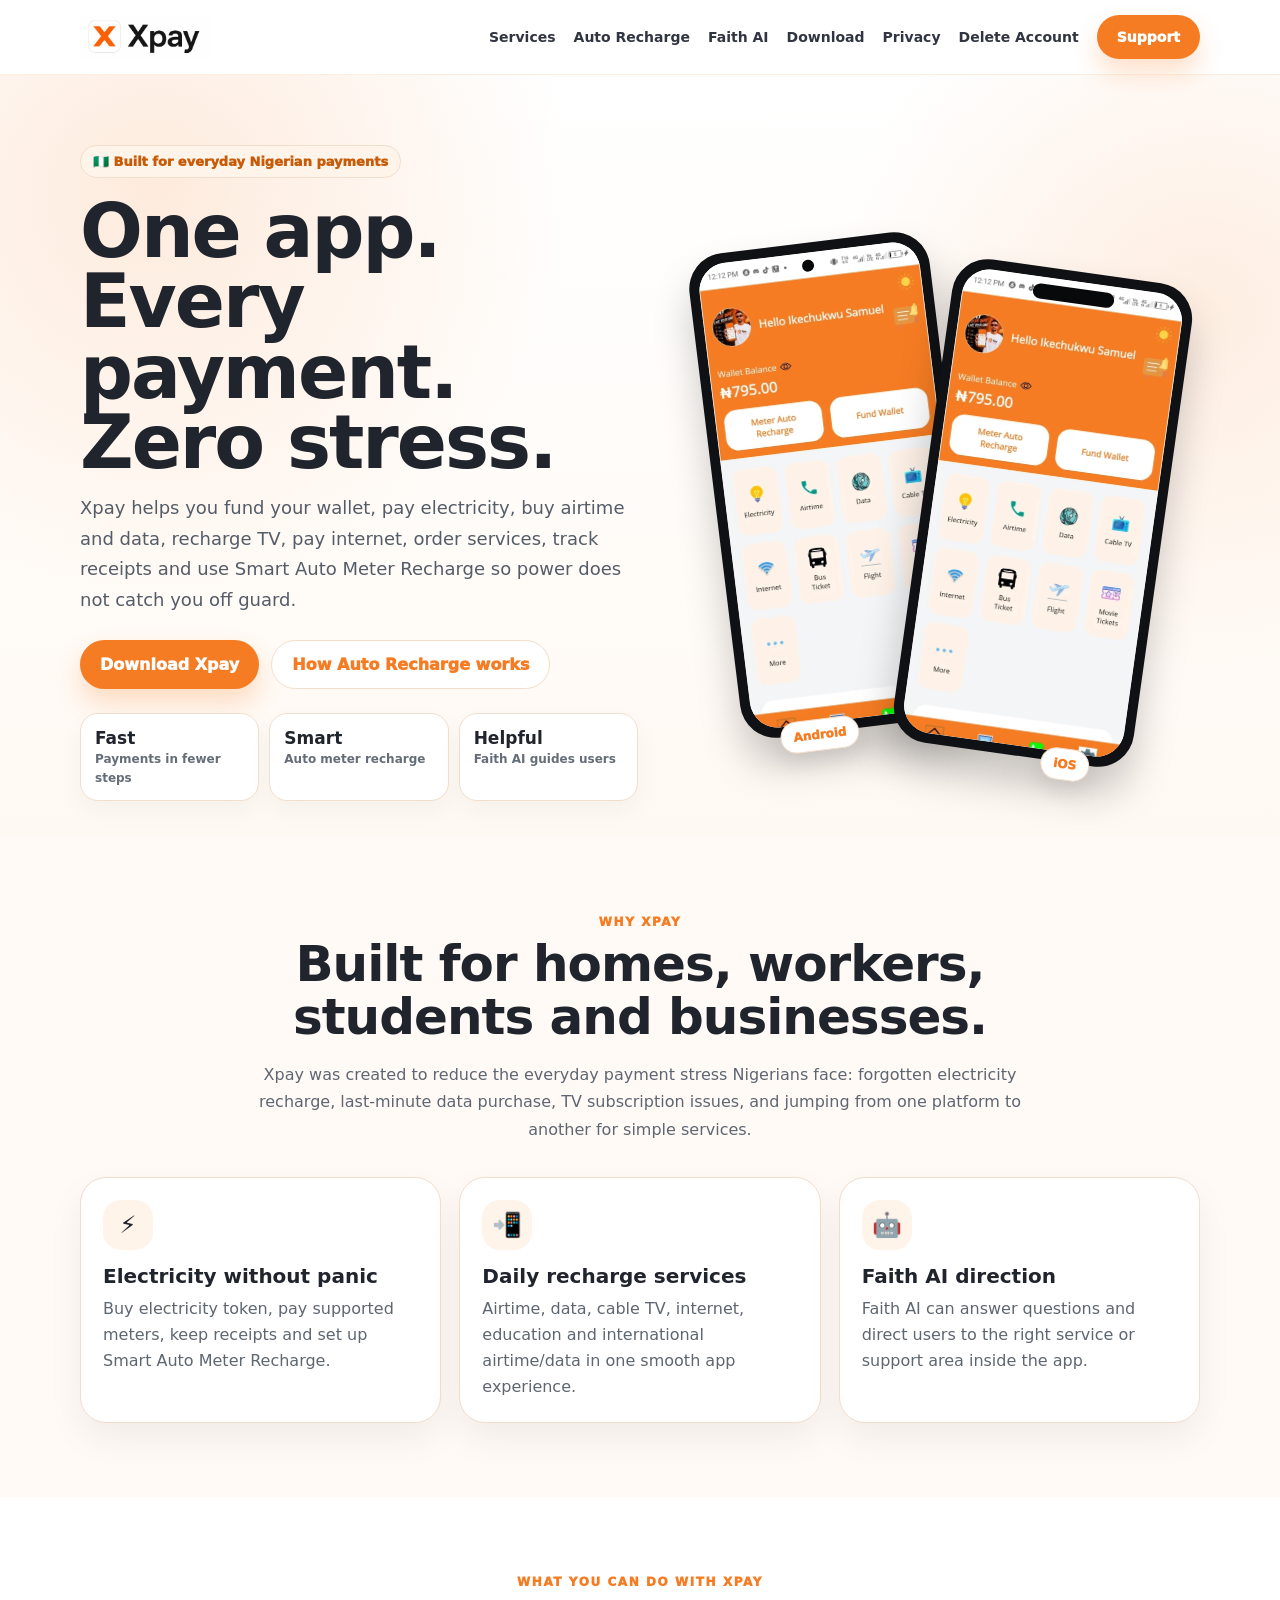
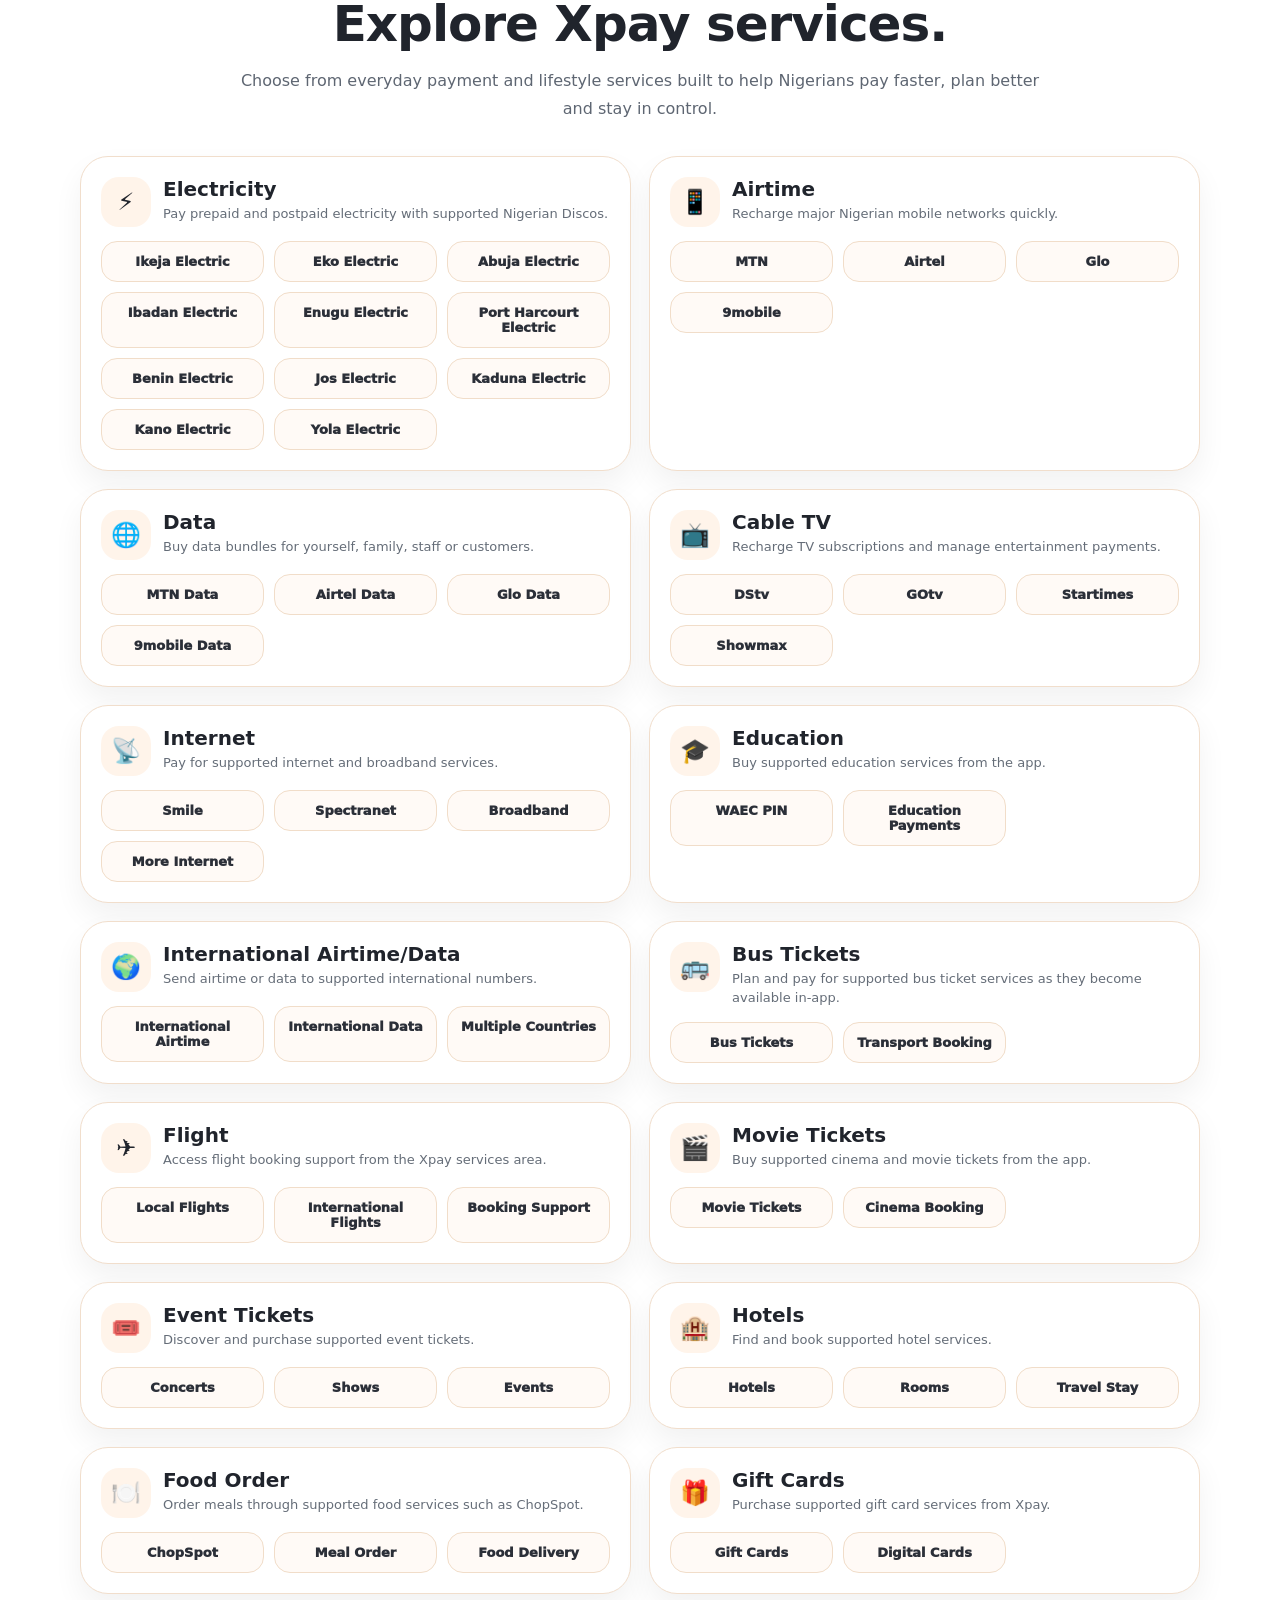
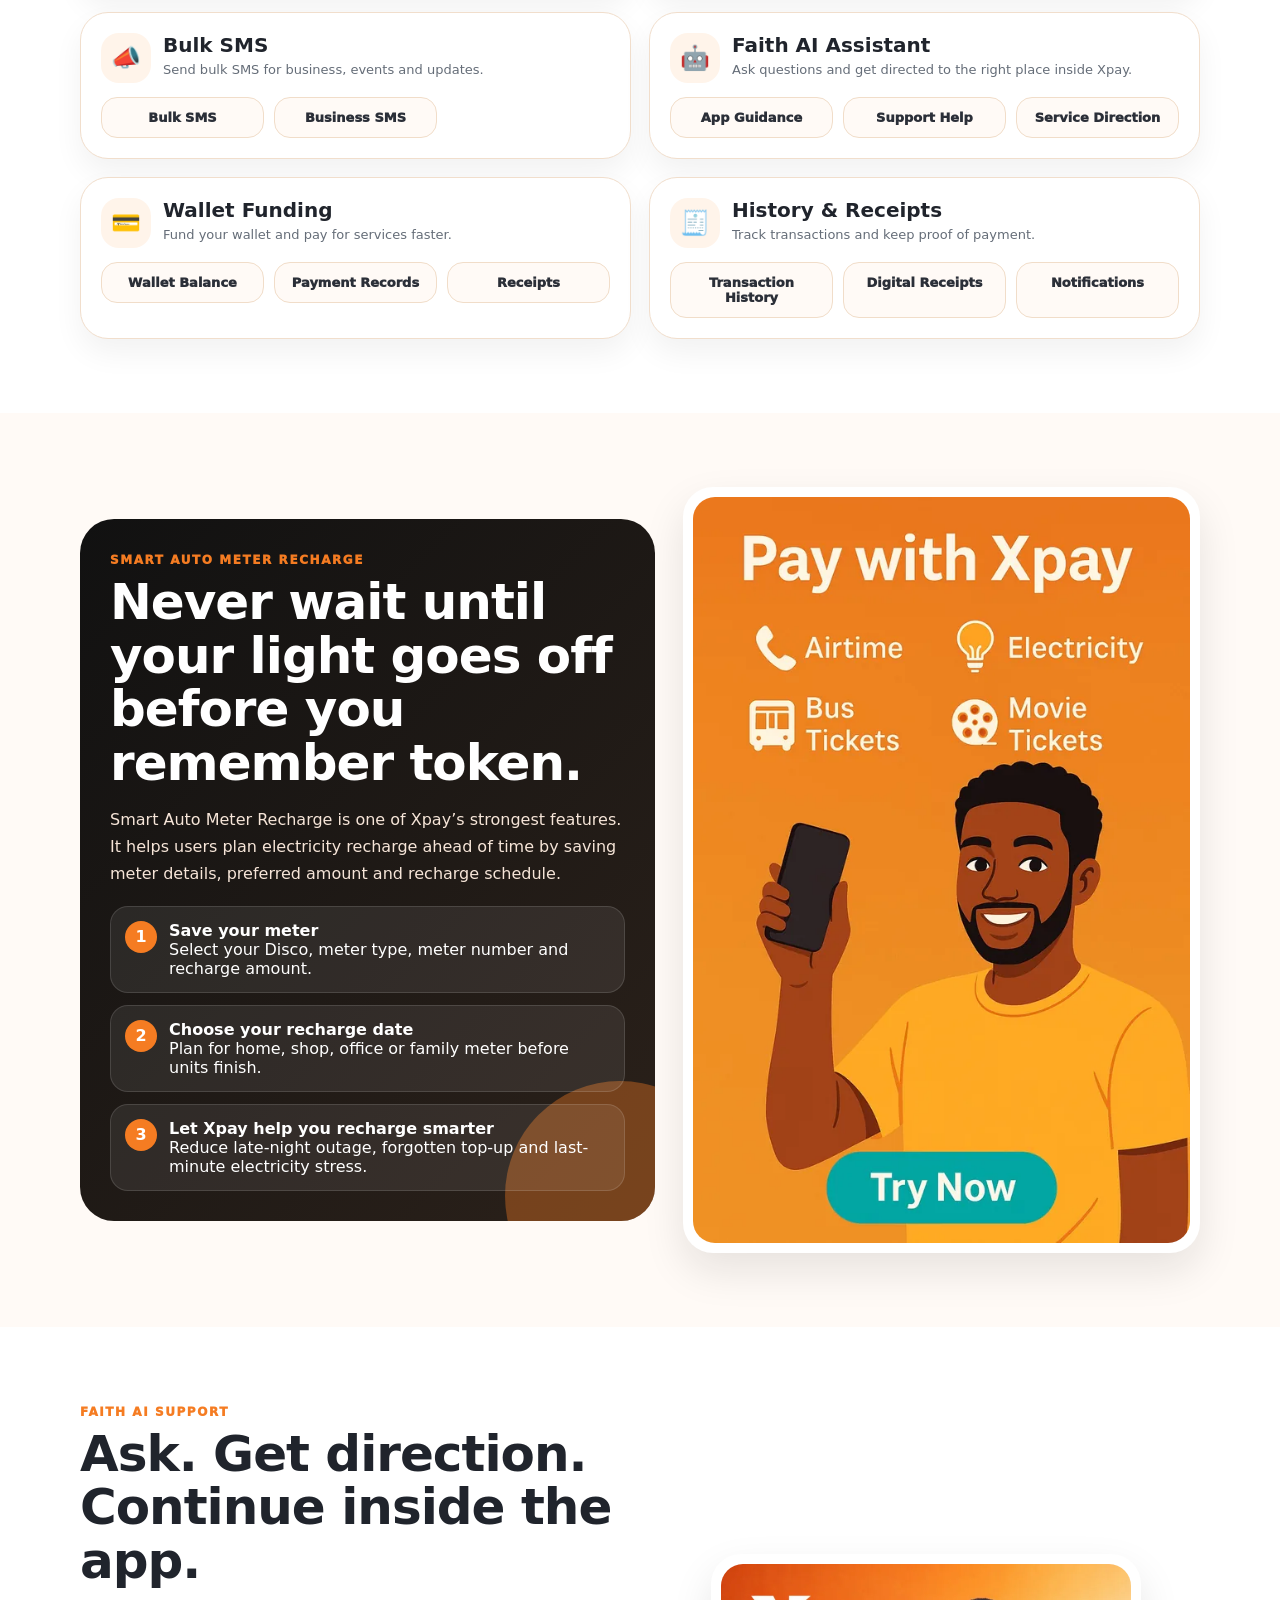
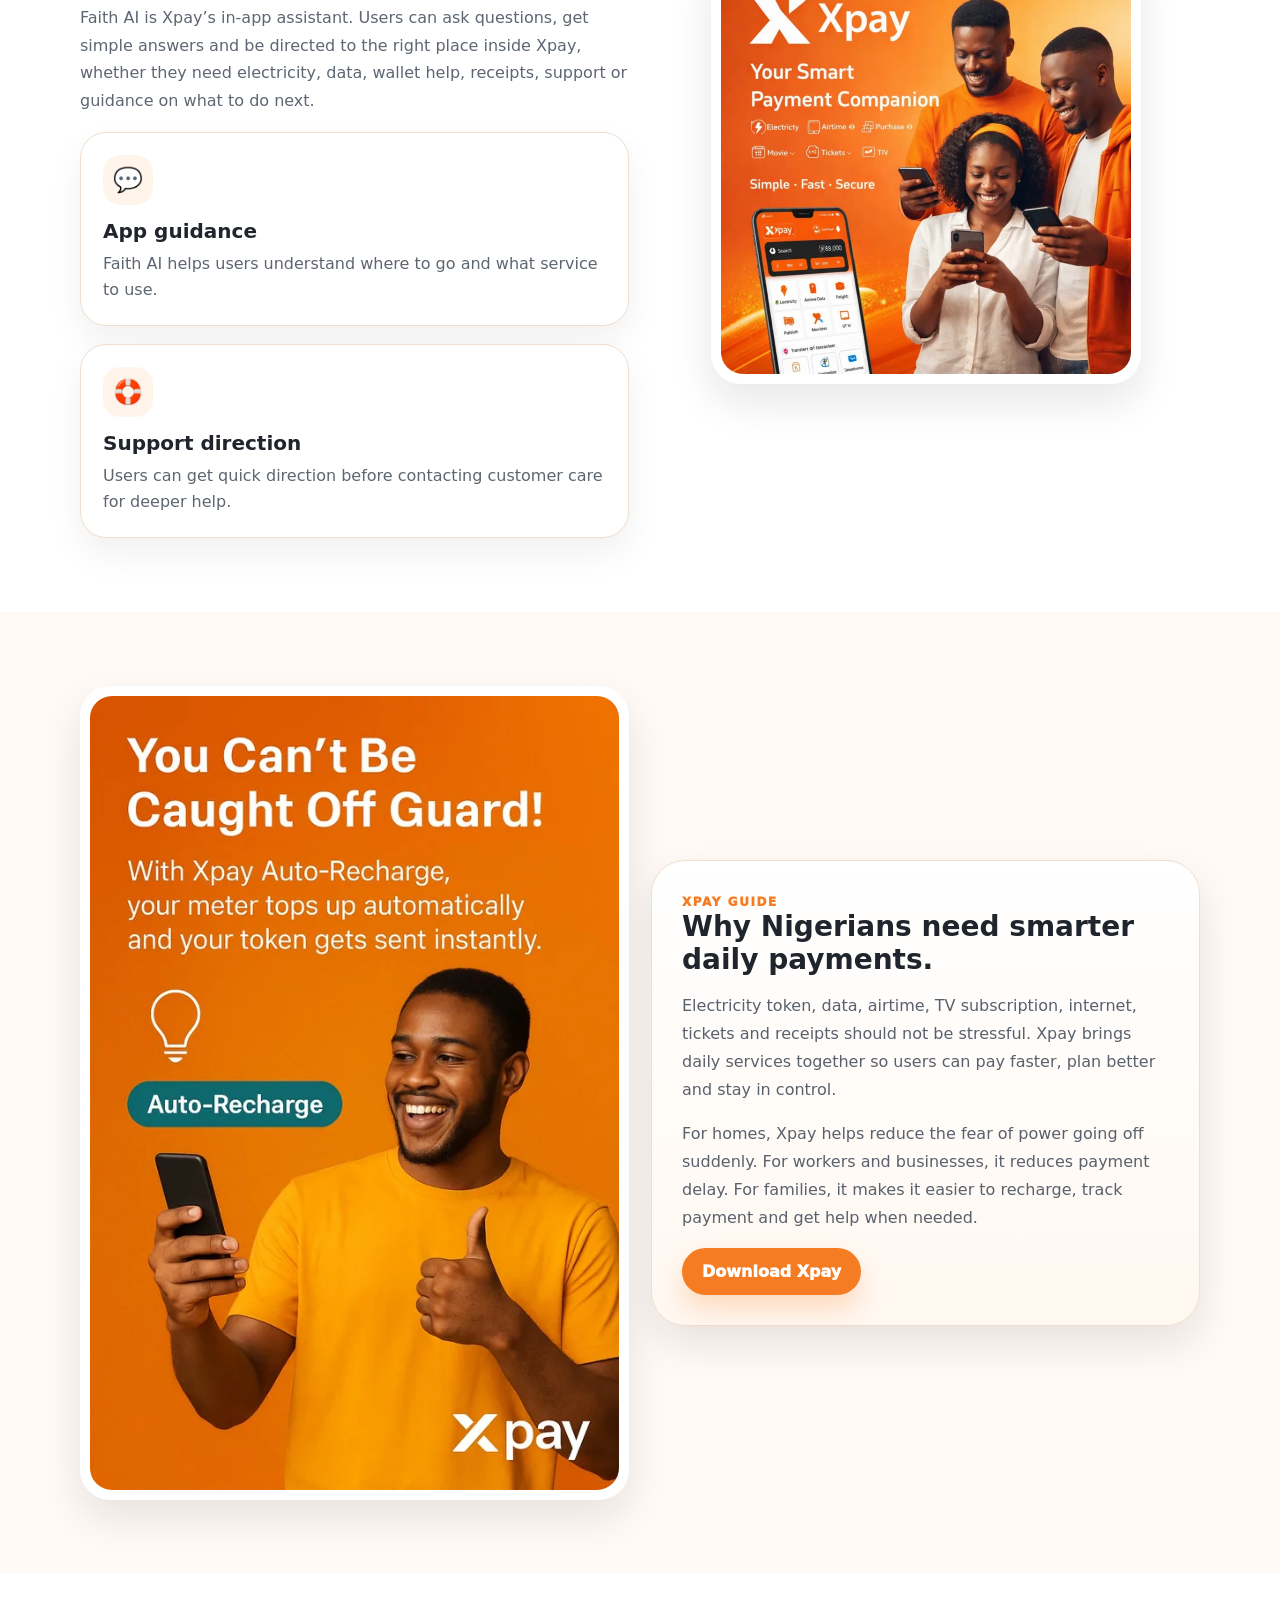
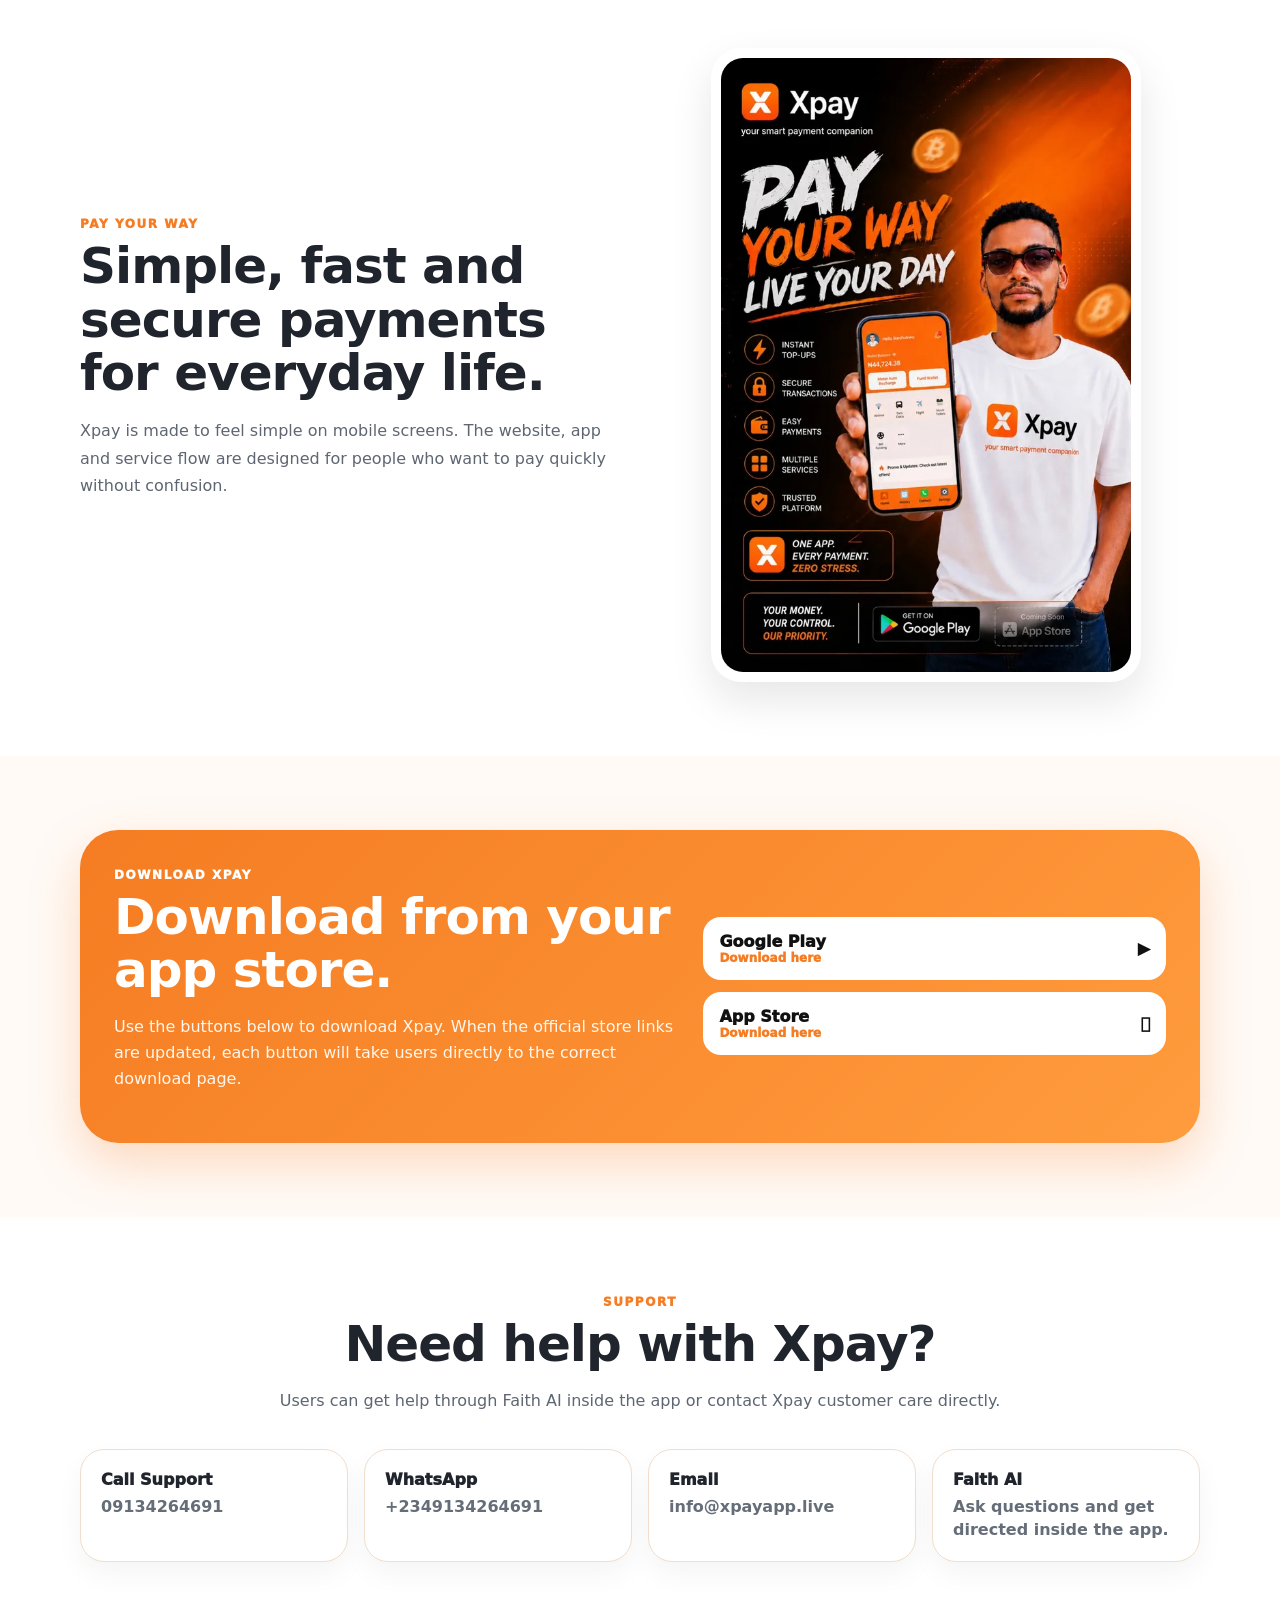
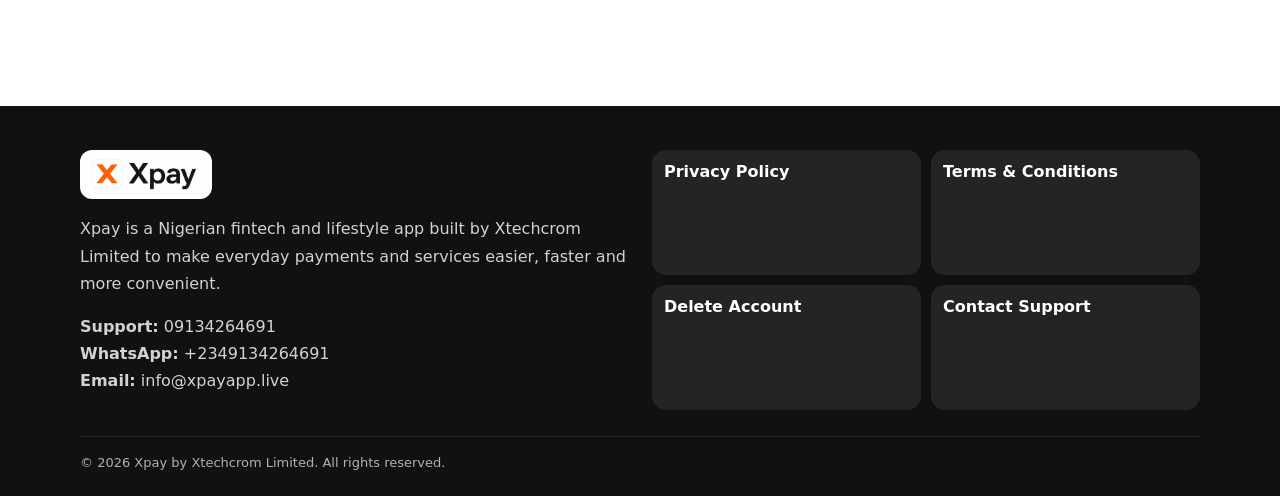
<file: index.html>
<!doctype html>
<html lang="en">
<head>
<meta charset="utf-8"><meta name="viewport" content="width=device-width,initial-scale=1">
<title>Xpay - Your Smart Payment Companion</title>
<meta name="description" content="Xpay helps Nigerians fund wallet, buy electricity token, airtime, data, cable TV, internet, movie tickets, event tickets, gift cards, food, hotels, and use Smart Auto Meter Recharge.">
<meta property="og:title" content="Xpay - Your Smart Payment Companion">
<meta property="og:description" content="Pay bills, recharge smarter, use Faith AI, and manage daily services from one app.">
<meta property="og:image" content="assets/images/xpay-pay-ad.webp">
<link rel="icon" href="assets/images/favicon.png"><link rel="stylesheet" href="assets/css/style.css">
</head>
<body>
<header class="nav">
  <div class="container nav-inner">
    <a class="brand" href="index.html" aria-label="Xpay home"><img src="assets/images/xpay-logo.webp" alt="Xpay logo"></a>
    <button class="menu-btn" aria-label="Open menu">Menu</button>
    <nav class="nav-links">
      <a href="index.html#services">Services</a>
      <a href="index.html#auto-recharge">Auto Recharge</a>
      <a href="index.html#faith-ai">Faith AI</a>
      <a href="index.html#download">Download</a>
      <a href="privacy-policy.html">Privacy</a>
      <a href="delete-account.html">Delete Account</a>
      <a class="btn" href="index.html#support">Support</a>
    </nav>
  </div>
</header>

<main>
<section class="hero">
  <div class="container hero-grid">
    <div class="reveal">
      <span class="kicker">🇳🇬 Built for everyday Nigerian payments</span>
      <h1>One app. Every payment. Zero stress.</h1>
      <p class="lead">Xpay helps you fund your wallet, pay electricity, buy airtime and data, recharge TV, pay internet, order services, track receipts and use Smart Auto Meter Recharge so power does not catch you off guard.</p>
      <div class="hero-actions">
        <a class="btn" href="#download">Download Xpay</a>
        <a class="btn light" href="#auto-recharge">How Auto Recharge works</a>
      </div>
      <div class="trust-row">
        <div class="trust-card"><b>Fast</b><span>Payments in fewer steps</span></div>
        <div class="trust-card"><b>Smart</b><span>Auto meter recharge</span></div>
        <div class="trust-card"><b>Helpful</b><span>Faith AI guides users</span></div>
      </div>
    </div>
    <div class="phone-stage reveal" aria-label="Xpay app previews">
      <div class="phone-pair">
        <div class="phone-shell android"><div class="phone-screen"><img src="assets/images/xpay-dashboard-screen.webp" alt="Xpay Android dashboard screen"></div><span class="phone-label">Android</span></div>
        <div class="phone-shell ios"><div class="phone-screen"><img src="assets/images/xpay-dashboard-screen.webp" alt="Xpay iPhone dashboard screen"></div><span class="phone-label">iOS</span></div>
      </div>
    </div>
  </div>
</section>

<section class="section alt" id="why">
  <div class="container">
    <div class="section-title reveal">
      <span class="eyebrow">Why Xpay</span>
      <h2>Built for homes, workers, students and businesses.</h2>
      <p>Xpay was created to reduce the everyday payment stress Nigerians face: forgotten electricity recharge, last-minute data purchase, TV subscription issues, and jumping from one platform to another for simple services.</p>
    </div>
    <div class="cards">
      <div class="card reveal"><div class="card-icon">⚡</div><h3>Electricity without panic</h3><p>Buy electricity token, pay supported meters, keep receipts and set up Smart Auto Meter Recharge.</p></div>
      <div class="card reveal"><div class="card-icon">📲</div><h3>Daily recharge services</h3><p>Airtime, data, cable TV, internet, education and international airtime/data in one smooth app experience.</p></div>
      <div class="card reveal"><div class="card-icon">🤖</div><h3>Faith AI direction</h3><p>Faith AI can answer questions and direct users to the right service or support area inside the app.</p></div>
    </div>
  </div>
</section>

<section class="section" id="services">
  <div class="container">
    <div class="section-title reveal">
      <span class="eyebrow">What you can do with Xpay</span>
      <h2>Explore Xpay services.</h2>
      <p>Choose from everyday payment and lifestyle services built to help Nigerians pay faster, plan better and stay in control.</p>
    </div>
    <div class="service-grid"><div class="service-card reveal">
  <div class="service-head"><div class="icon">⚡</div><div><h3>Electricity</h3><p>Pay prepaid and postpaid electricity with supported Nigerian Discos.</p></div></div>
  <div class="provider-list"><div class="provider">Ikeja Electric</div><div class="provider">Eko Electric</div><div class="provider">Abuja Electric</div><div class="provider">Ibadan Electric</div><div class="provider">Enugu Electric</div><div class="provider">Port Harcourt Electric</div><div class="provider">Benin Electric</div><div class="provider">Jos Electric</div><div class="provider">Kaduna Electric</div><div class="provider">Kano Electric</div><div class="provider">Yola Electric</div></div>
</div>
<div class="service-card reveal">
  <div class="service-head"><div class="icon">📱</div><div><h3>Airtime</h3><p>Recharge major Nigerian mobile networks quickly.</p></div></div>
  <div class="provider-list"><div class="provider">MTN</div><div class="provider">Airtel</div><div class="provider">Glo</div><div class="provider">9mobile</div></div>
</div>
<div class="service-card reveal">
  <div class="service-head"><div class="icon">🌐</div><div><h3>Data</h3><p>Buy data bundles for yourself, family, staff or customers.</p></div></div>
  <div class="provider-list"><div class="provider">MTN Data</div><div class="provider">Airtel Data</div><div class="provider">Glo Data</div><div class="provider">9mobile Data</div></div>
</div>
<div class="service-card reveal">
  <div class="service-head"><div class="icon">📺</div><div><h3>Cable TV</h3><p>Recharge TV subscriptions and manage entertainment payments.</p></div></div>
  <div class="provider-list"><div class="provider">DStv</div><div class="provider">GOtv</div><div class="provider">Startimes</div><div class="provider">Showmax</div></div>
</div>
<div class="service-card reveal">
  <div class="service-head"><div class="icon">📡</div><div><h3>Internet</h3><p>Pay for supported internet and broadband services.</p></div></div>
  <div class="provider-list"><div class="provider">Smile</div><div class="provider">Spectranet</div><div class="provider">Broadband</div><div class="provider">More Internet</div></div>
</div>
<div class="service-card reveal">
  <div class="service-head"><div class="icon">🎓</div><div><h3>Education</h3><p>Buy supported education services from the app.</p></div></div>
  <div class="provider-list"><div class="provider">WAEC PIN</div><div class="provider">Education Payments</div></div>
</div>
<div class="service-card reveal">
  <div class="service-head"><div class="icon">🌍</div><div><h3>International Airtime/Data</h3><p>Send airtime or data to supported international numbers.</p></div></div>
  <div class="provider-list"><div class="provider">International Airtime</div><div class="provider">International Data</div><div class="provider">Multiple Countries</div></div>
</div>
<div class="service-card reveal">
  <div class="service-head"><div class="icon">🚌</div><div><h3>Bus Tickets</h3><p>Plan and pay for supported bus ticket services as they become available in-app.</p></div></div>
  <div class="provider-list"><div class="provider">Bus Tickets</div><div class="provider">Transport Booking</div></div>
</div>
<div class="service-card reveal">
  <div class="service-head"><div class="icon">✈️</div><div><h3>Flight</h3><p>Access flight booking support from the Xpay services area.</p></div></div>
  <div class="provider-list"><div class="provider">Local Flights</div><div class="provider">International Flights</div><div class="provider">Booking Support</div></div>
</div>
<div class="service-card reveal">
  <div class="service-head"><div class="icon">🎬</div><div><h3>Movie Tickets</h3><p>Buy supported cinema and movie tickets from the app.</p></div></div>
  <div class="provider-list"><div class="provider">Movie Tickets</div><div class="provider">Cinema Booking</div></div>
</div>
<div class="service-card reveal">
  <div class="service-head"><div class="icon">🎟️</div><div><h3>Event Tickets</h3><p>Discover and purchase supported event tickets.</p></div></div>
  <div class="provider-list"><div class="provider">Concerts</div><div class="provider">Shows</div><div class="provider">Events</div></div>
</div>
<div class="service-card reveal">
  <div class="service-head"><div class="icon">🏨</div><div><h3>Hotels</h3><p>Find and book supported hotel services.</p></div></div>
  <div class="provider-list"><div class="provider">Hotels</div><div class="provider">Rooms</div><div class="provider">Travel Stay</div></div>
</div>
<div class="service-card reveal">
  <div class="service-head"><div class="icon">🍽️</div><div><h3>Food Order</h3><p>Order meals through supported food services such as ChopSpot.</p></div></div>
  <div class="provider-list"><div class="provider">ChopSpot</div><div class="provider">Meal Order</div><div class="provider">Food Delivery</div></div>
</div>
<div class="service-card reveal">
  <div class="service-head"><div class="icon">🎁</div><div><h3>Gift Cards</h3><p>Purchase supported gift card services from Xpay.</p></div></div>
  <div class="provider-list"><div class="provider">Gift Cards</div><div class="provider">Digital Cards</div></div>
</div>
<div class="service-card reveal">
  <div class="service-head"><div class="icon">📣</div><div><h3>Bulk SMS</h3><p>Send bulk SMS for business, events and updates.</p></div></div>
  <div class="provider-list"><div class="provider">Bulk SMS</div><div class="provider">Business SMS</div></div>
</div>
<div class="service-card reveal">
  <div class="service-head"><div class="icon">🤖</div><div><h3>Faith AI Assistant</h3><p>Ask questions and get directed to the right place inside Xpay.</p></div></div>
  <div class="provider-list"><div class="provider">App Guidance</div><div class="provider">Support Help</div><div class="provider">Service Direction</div></div>
</div>
<div class="service-card reveal">
  <div class="service-head"><div class="icon">💳</div><div><h3>Wallet Funding</h3><p>Fund your wallet and pay for services faster.</p></div></div>
  <div class="provider-list"><div class="provider">Wallet Balance</div><div class="provider">Payment Records</div><div class="provider">Receipts</div></div>
</div>
<div class="service-card reveal">
  <div class="service-head"><div class="icon">🧾</div><div><h3>History & Receipts</h3><p>Track transactions and keep proof of payment.</p></div></div>
  <div class="provider-list"><div class="provider">Transaction History</div><div class="provider">Digital Receipts</div><div class="provider">Notifications</div></div>
</div></div>
  </div>
</section>

<section class="section alt" id="auto-recharge">
  <div class="container feature-grid">
    <div class="feature-box reveal">
      <span class="eyebrow">Smart Auto Meter Recharge</span>
      <h2>Never wait until your light goes off before you remember token.</h2>
      <p>Smart Auto Meter Recharge is one of Xpay’s strongest features. It helps users plan electricity recharge ahead of time by saving meter details, preferred amount and recharge schedule.</p>
      <div class="step-list">
        <div class="step"><b>1</b><div><strong>Save your meter</strong><br><span>Select your Disco, meter type, meter number and recharge amount.</span></div></div>
        <div class="step"><b>2</b><div><strong>Choose your recharge date</strong><br><span>Plan for home, shop, office or family meter before units finish.</span></div></div>
        <div class="step"><b>3</b><div><strong>Let Xpay help you recharge smarter</strong><br><span>Reduce late-night outage, forgotten top-up and last-minute electricity stress.</span></div></div>
      </div>
    </div>
    <div class="mock-ad reveal"><img src="assets/images/xpay-auto-recharge-ad.webp" alt="Xpay auto recharge flyer"></div>
  </div>
</section>

<section class="section" id="faith-ai">
  <div class="container promo-grid">
    <div class="reveal">
      <span class="eyebrow">Faith AI support</span>
      <h2>Ask. Get direction. Continue inside the app.</h2>
      <p class="section-text">Faith AI is Xpay’s in-app assistant. Users can ask questions, get simple answers and be directed to the right place inside Xpay, whether they need electricity, data, wallet help, receipts, support or guidance on what to do next.</p>
      <div class="cards" style="grid-template-columns:1fr;margin-top:18px">
        <div class="card"><div class="card-icon">💬</div><h3>App guidance</h3><p>Faith AI helps users understand where to go and what service to use.</p></div>
        <div class="card"><div class="card-icon">🛟</div><h3>Support direction</h3><p>Users can get quick direction before contacting customer care for deeper help.</p></div>
      </div>
    </div>
    <div class="promo-card small reveal"><img src="assets/images/xpay-services-ad.webp" alt="Xpay services visual"></div>
  </div>
</section>

<section class="section alt">
  <div class="container promo-grid">
    <div class="promo-card reveal"><img src="assets/images/xpay-companion-ad.webp" alt="Xpay smart payment companion visual"></div>
    <div class="blog-card reveal">
      <span class="eyebrow">Xpay guide</span>
      <h3>Why Nigerians need smarter daily payments.</h3>
      <p>Electricity token, data, airtime, TV subscription, internet, tickets and receipts should not be stressful. Xpay brings daily services together so users can pay faster, plan better and stay in control.</p>
      <p>For homes, Xpay helps reduce the fear of power going off suddenly. For workers and businesses, it reduces payment delay. For families, it makes it easier to recharge, track payment and get help when needed.</p>
      <a class="btn" href="#download">Download Xpay</a>
    </div>
  </div>
</section>

<section class="section">
  <div class="container promo-grid">
    <div class="reveal">
      <span class="eyebrow">Pay your way</span>
      <h2>Simple, fast and secure payments for everyday life.</h2>
      <p class="section-text">Xpay is made to feel simple on mobile screens. The website, app and service flow are designed for people who want to pay quickly without confusion.</p>
    </div>
    <div class="promo-card small reveal"><img src="assets/images/xpay-pay-ad.webp" alt="Pay with Xpay visual"></div>
  </div>
</section>

<section class="section alt" id="download">
  <div class="container">
    <div class="download reveal">
      <div>
        <span class="eyebrow" style="color:white">Download Xpay</span>
        <h2>Download from your app store.</h2>
        <p>Use the buttons below to download Xpay. When the official store links are updated, each button will take users directly to the correct download page.</p>
      </div>
      <div class="store-buttons">
        <a class="store" href="#" aria-label="Download Xpay on Google Play"><div>Google Play<span>Download here</span></div>▶</a>
        <a class="store" href="#" aria-label="Download Xpay on App Store"><div>App Store<span>Download here</span></div></a>
      </div>
    </div>
  </div>
</section>

<section class="section" id="support">
  <div class="container">
    <div class="section-title reveal">
      <span class="eyebrow">Support</span>
      <h2>Need help with Xpay?</h2>
      <p>Users can get help through Faith AI inside the app or contact Xpay customer care directly.</p>
    </div>
    <div class="support-grid">
      <a class="support reveal" href="tel:09134264691">Call Support<span>09134264691</span></a>
      <a class="support reveal" href="https://wa.me/2349134264691">WhatsApp<span>+2349134264691</span></a>
      <a class="support reveal" href="mailto:info@xpayapp.live">Email<span>info@xpayapp.live</span></a>
      <div class="support reveal">Faith AI<span>Ask questions and get directed inside the app.</span></div>
    </div>
  </div>
</section>
</main>
<footer>
  <div class="container">
    <div class="footer-grid">
      <div>
        <img class="footer-logo" src="assets/images/xpay-logo.webp" alt="Xpay logo">
        <p>Xpay is a Nigerian fintech and lifestyle app built by Xtechcrom Limited to make everyday payments and services easier, faster and more convenient.</p>
        <p><b>Support:</b> 09134264691<br><b>WhatsApp:</b> +2349134264691<br><b>Email:</b> info@xpayapp.live</p>
      </div>
      <div class="footer-links">
        <a href="privacy-policy.html">Privacy Policy</a>
        <a href="terms.html">Terms & Conditions</a>
        <a href="delete-account.html">Delete Account</a>
        <a href="index.html#support">Contact Support</a>
      </div>
    </div>
    <div class="copyright">© 2026 Xpay by Xtechcrom Limited. All rights reserved.</div>
  </div>
</footer>
<script src="assets/js/main.js"></script>
</body></html>
</file>
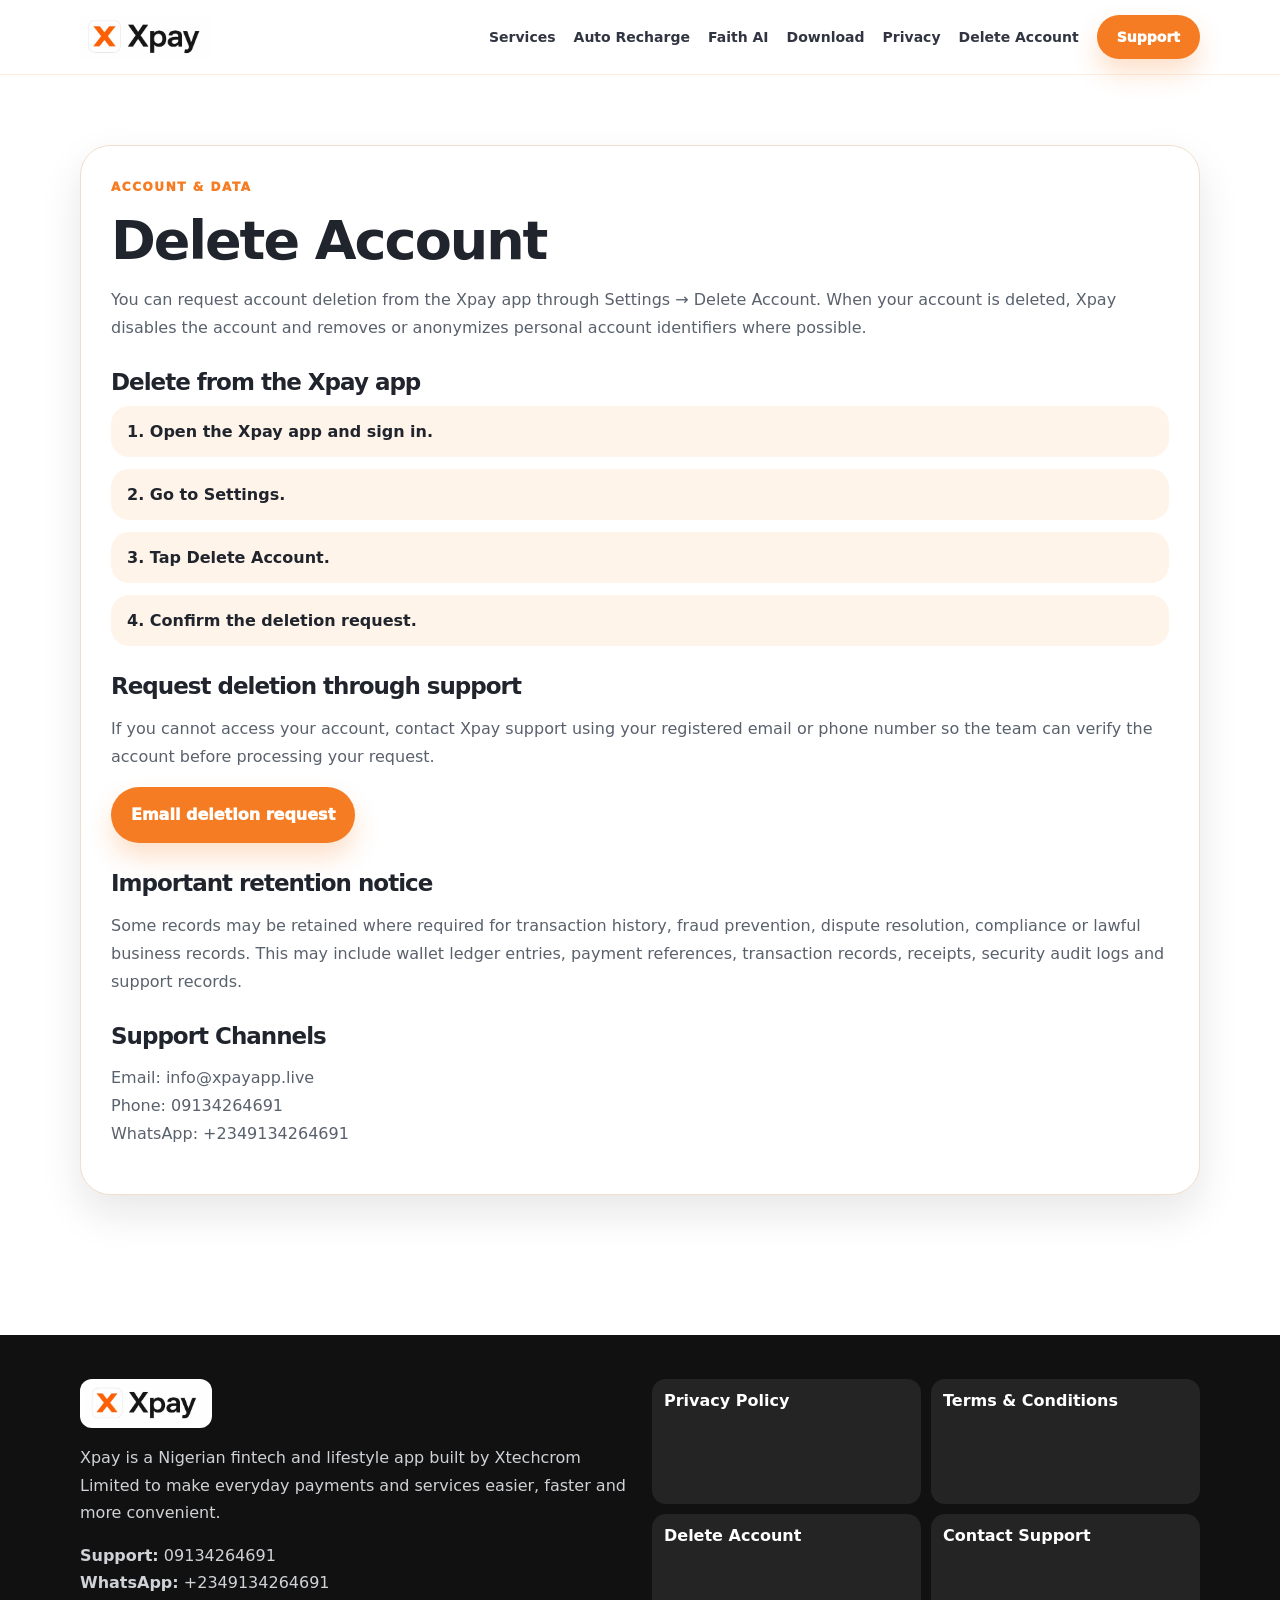
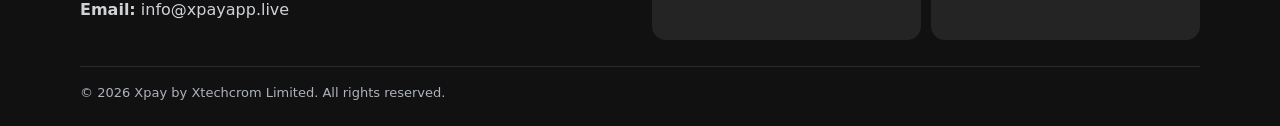
<file: delete-account.html>
<!doctype html><html lang="en"><head>
<meta charset="utf-8"><meta name="viewport" content="width=device-width,initial-scale=1">
<title>Delete Account - Xpay</title><meta name="description" content="Request deletion of your Xpay account and data.">
<link rel="icon" href="assets/images/favicon.png"><link rel="stylesheet" href="assets/css/style.css">
</head><body>
<header class="nav">
  <div class="container nav-inner">
    <a class="brand" href="index.html" aria-label="Xpay home"><img src="assets/images/xpay-logo.webp" alt="Xpay logo"></a>
    <button class="menu-btn" aria-label="Open menu">Menu</button>
    <nav class="nav-links">
      <a href="index.html#services">Services</a>
      <a href="index.html#auto-recharge">Auto Recharge</a>
      <a href="index.html#faith-ai">Faith AI</a>
      <a href="index.html#download">Download</a>
      <a href="privacy-policy.html">Privacy</a>
      <a href="delete-account.html">Delete Account</a>
      <a class="btn" href="index.html#support">Support</a>
    </nav>
  </div>
</header>
<main class="legal-page"><div class="container"><article class="legal-card">
<span class="eyebrow">Account & data</span><h1>Delete Account</h1>
<p>You can request account deletion from the Xpay app through Settings → Delete Account. When your account is deleted, Xpay disables the account and removes or anonymizes personal account identifiers where possible.</p>
<h2>Delete from the Xpay app</h2>
<div class="delete-steps">
  <div class="delete-step">1. Open the Xpay app and sign in.</div>
  <div class="delete-step">2. Go to Settings.</div>
  <div class="delete-step">3. Tap Delete Account.</div>
  <div class="delete-step">4. Confirm the deletion request.</div>
</div>
<h2>Request deletion through support</h2>
<p>If you cannot access your account, contact Xpay support using your registered email or phone number so the team can verify the account before processing your request.</p>
<p><a class="btn" href="mailto:info@xpayapp.live?subject=Xpay%20Account%20Deletion%20Request">Email deletion request</a></p>
<h2>Important retention notice</h2>
<p>Some records may be retained where required for transaction history, fraud prevention, dispute resolution, compliance or lawful business records. This may include wallet ledger entries, payment references, transaction records, receipts, security audit logs and support records.</p>
<h2>Support Channels</h2>
<p>Email: <a href="mailto:info@xpayapp.live">info@xpayapp.live</a><br>Phone: <a href="tel:09134264691">09134264691</a><br>WhatsApp: <a href="https://wa.me/2349134264691">+2349134264691</a></p>
</article></div></main>
<footer>
  <div class="container">
    <div class="footer-grid">
      <div>
        <img class="footer-logo" src="assets/images/xpay-logo.webp" alt="Xpay logo">
        <p>Xpay is a Nigerian fintech and lifestyle app built by Xtechcrom Limited to make everyday payments and services easier, faster and more convenient.</p>
        <p><b>Support:</b> 09134264691<br><b>WhatsApp:</b> +2349134264691<br><b>Email:</b> info@xpayapp.live</p>
      </div>
      <div class="footer-links">
        <a href="privacy-policy.html">Privacy Policy</a>
        <a href="terms.html">Terms & Conditions</a>
        <a href="delete-account.html">Delete Account</a>
        <a href="index.html#support">Contact Support</a>
      </div>
    </div>
    <div class="copyright">© 2026 Xpay by Xtechcrom Limited. All rights reserved.</div>
  </div>
</footer>
<script src="assets/js/main.js"></script>
</body></html>
</file>
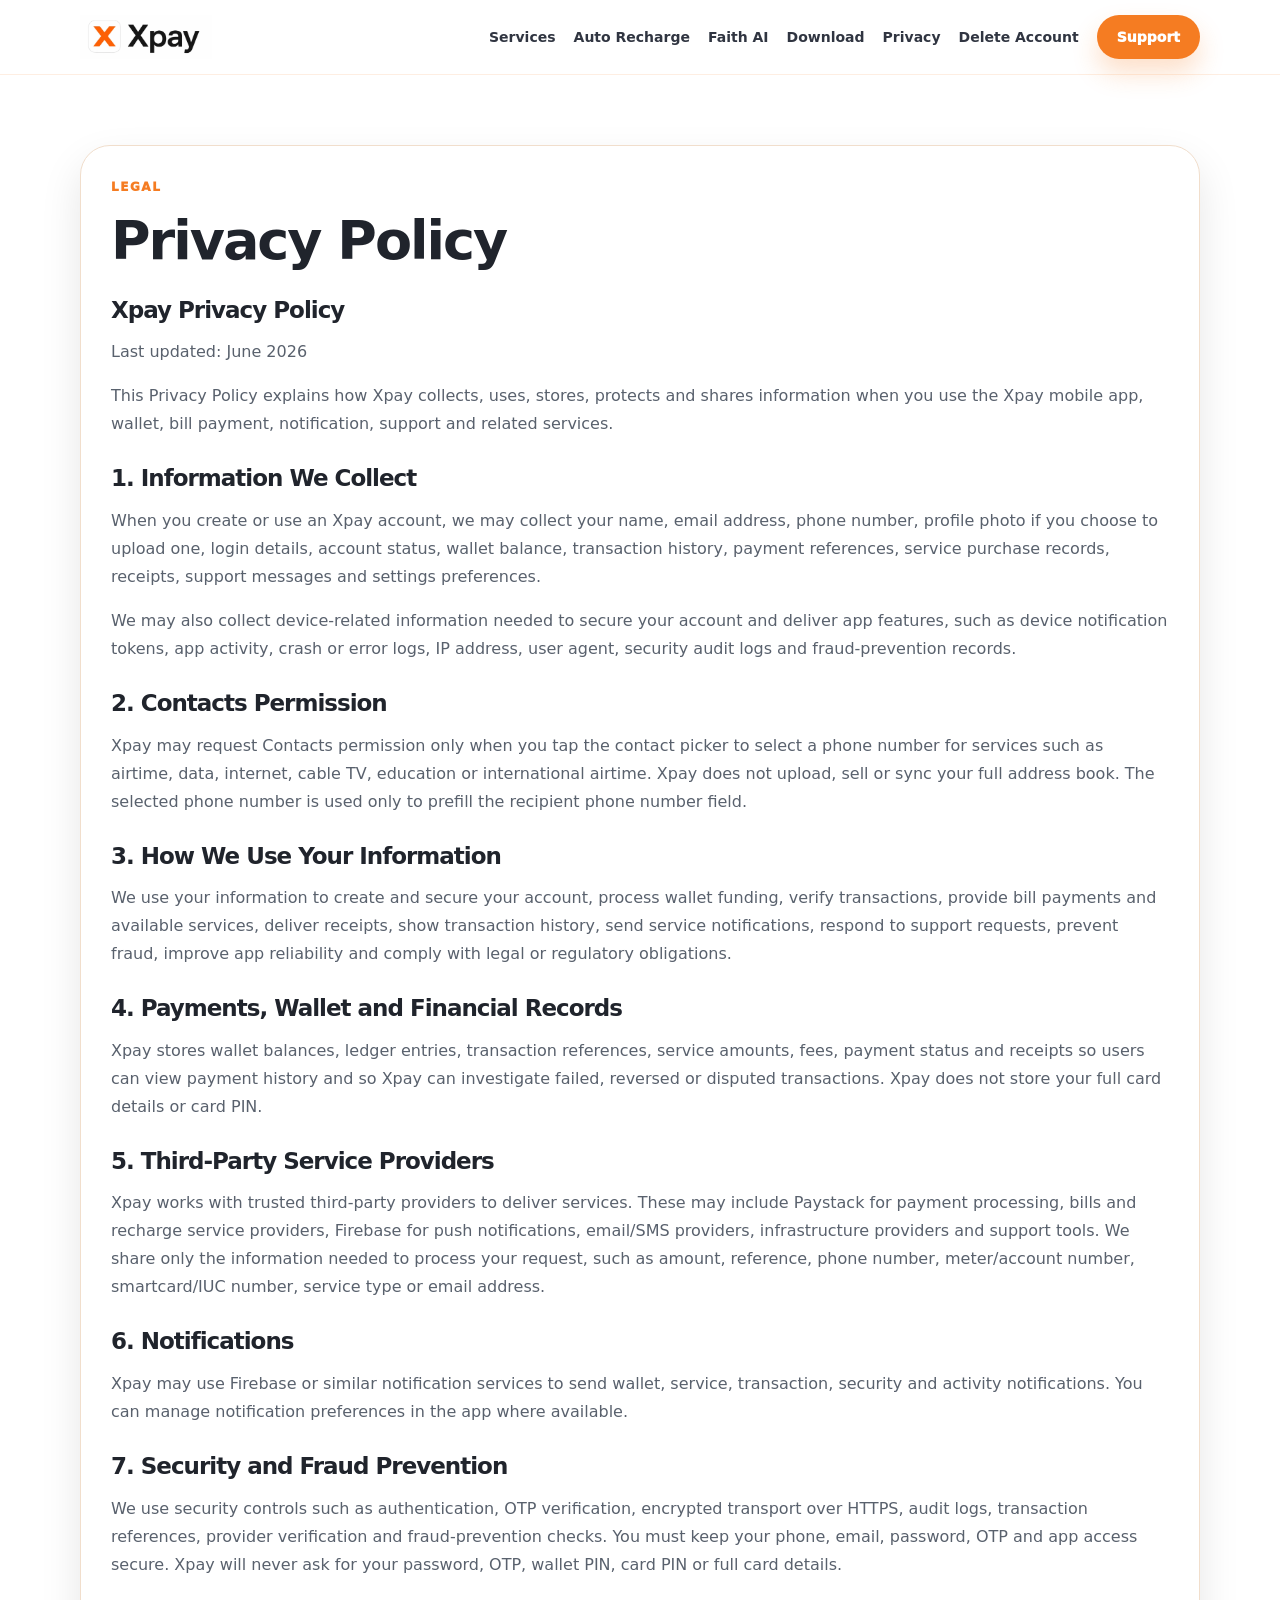
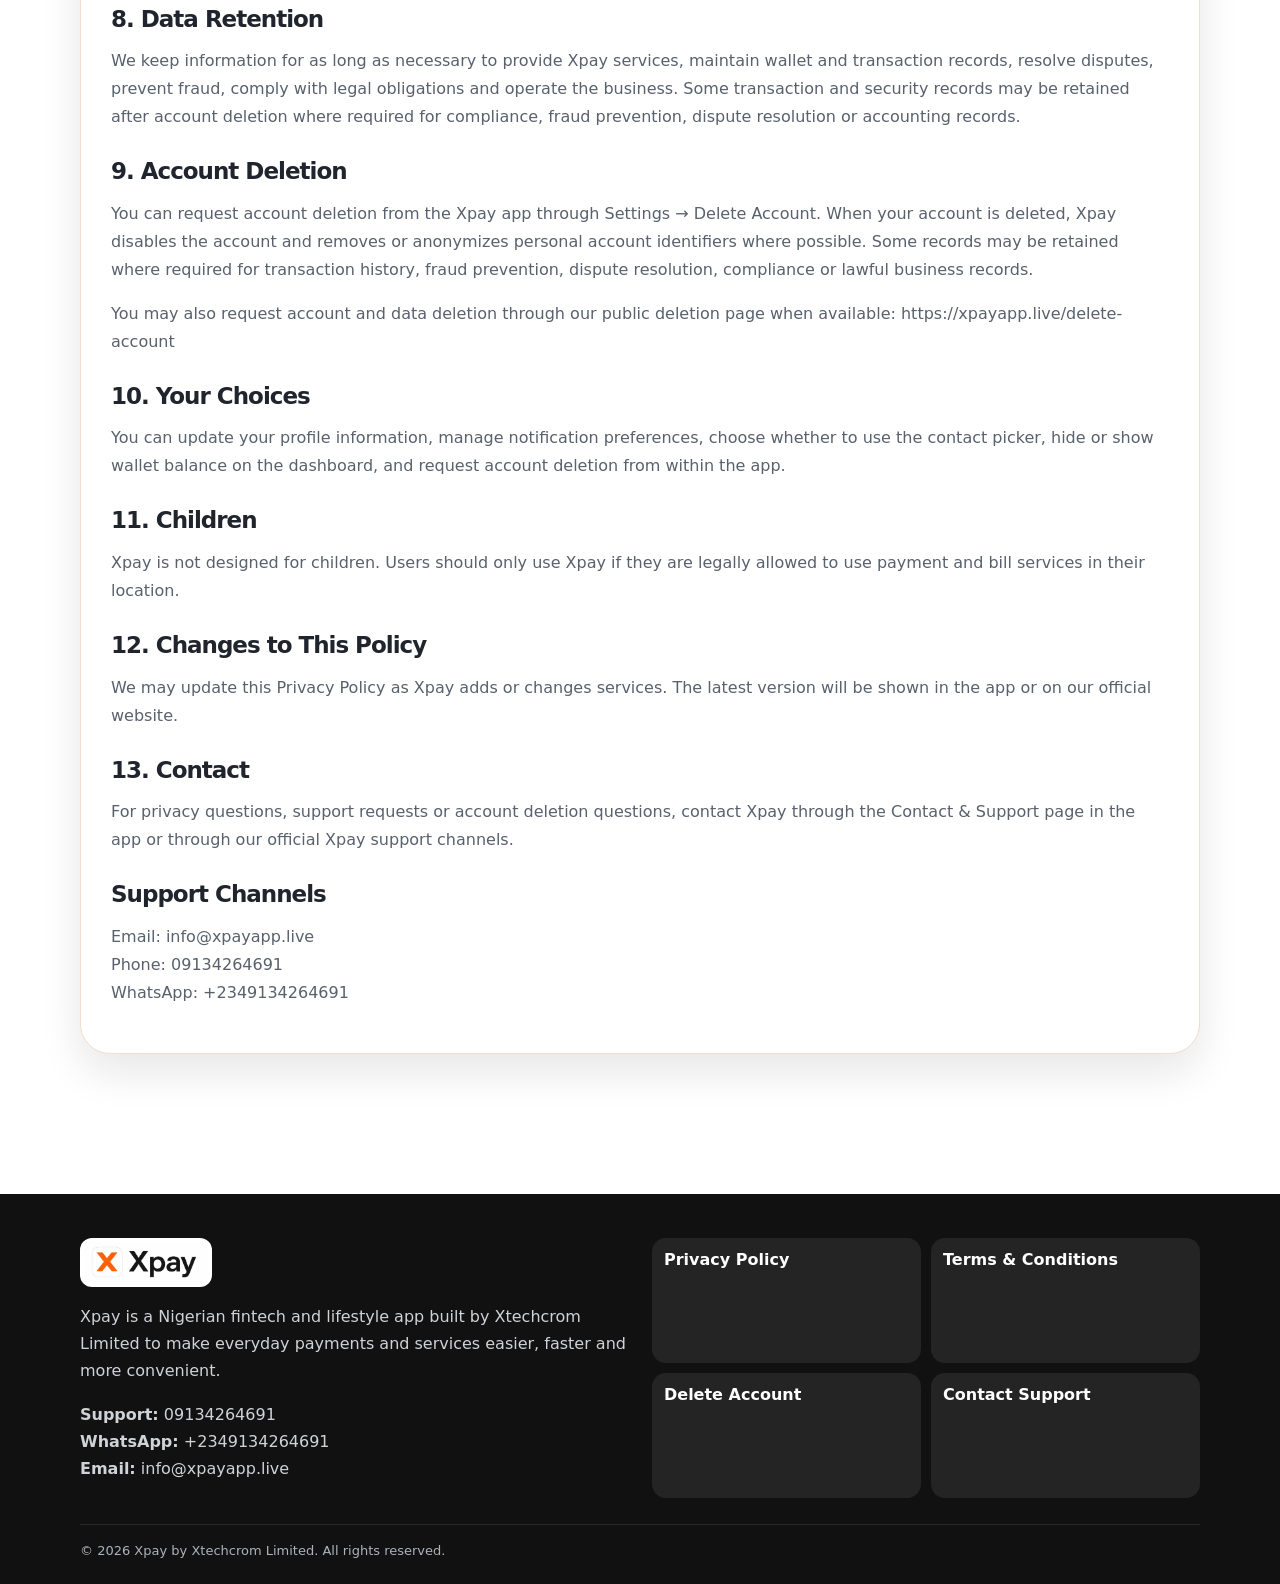
<file: privacy-policy.html>
<!doctype html><html lang="en"><head>
<meta charset="utf-8"><meta name="viewport" content="width=device-width,initial-scale=1">
<title>Privacy Policy - Xpay</title><meta name="description" content="Xpay privacy policy.">
<link rel="icon" href="assets/images/favicon.png"><link rel="stylesheet" href="assets/css/style.css">
</head><body>
<header class="nav">
  <div class="container nav-inner">
    <a class="brand" href="index.html" aria-label="Xpay home"><img src="assets/images/xpay-logo.webp" alt="Xpay logo"></a>
    <button class="menu-btn" aria-label="Open menu">Menu</button>
    <nav class="nav-links">
      <a href="index.html#services">Services</a>
      <a href="index.html#auto-recharge">Auto Recharge</a>
      <a href="index.html#faith-ai">Faith AI</a>
      <a href="index.html#download">Download</a>
      <a href="privacy-policy.html">Privacy</a>
      <a href="delete-account.html">Delete Account</a>
      <a class="btn" href="index.html#support">Support</a>
    </nav>
  </div>
</header>
<main class="legal-page"><div class="container"><article class="legal-card">
<span class="eyebrow">Legal</span><h1>Privacy Policy</h1><h2>Xpay Privacy Policy</h2><p>Last updated: June 2026</p><p>This Privacy Policy explains how Xpay collects, uses, stores, protects and shares information when you use the Xpay mobile app, wallet, bill payment, notification, support and related services.</p><h2>1. Information We Collect</h2><p>When you create or use an Xpay account, we may collect your name, email address, phone number, profile photo if you choose to upload one, login details, account status, wallet balance, transaction history, payment references, service purchase records, receipts, support messages and settings preferences.</p><p>We may also collect device-related information needed to secure your account and deliver app features, such as device notification tokens, app activity, crash or error logs, IP address, user agent, security audit logs and fraud-prevention records.</p><h2>2. Contacts Permission</h2><p>Xpay may request Contacts permission only when you tap the contact picker to select a phone number for services such as airtime, data, internet, cable TV, education or international airtime. Xpay does not upload, sell or sync your full address book. The selected phone number is used only to prefill the recipient phone number field.</p><h2>3. How We Use Your Information</h2><p>We use your information to create and secure your account, process wallet funding, verify transactions, provide bill payments and available services, deliver receipts, show transaction history, send service notifications, respond to support requests, prevent fraud, improve app reliability and comply with legal or regulatory obligations.</p><h2>4. Payments, Wallet and Financial Records</h2><p>Xpay stores wallet balances, ledger entries, transaction references, service amounts, fees, payment status and receipts so users can view payment history and so Xpay can investigate failed, reversed or disputed transactions. Xpay does not store your full card details or card PIN.</p><h2>5. Third-Party Service Providers</h2><p>Xpay works with trusted third-party providers to deliver services. These may include Paystack for payment processing, bills and recharge service providers, Firebase for push notifications, email/SMS providers, infrastructure providers and support tools. We share only the information needed to process your request, such as amount, reference, phone number, meter/account number, smartcard/IUC number, service type or email address.</p><h2>6. Notifications</h2><p>Xpay may use Firebase or similar notification services to send wallet, service, transaction, security and activity notifications. You can manage notification preferences in the app where available.</p><h2>7. Security and Fraud Prevention</h2><p>We use security controls such as authentication, OTP verification, encrypted transport over HTTPS, audit logs, transaction references, provider verification and fraud-prevention checks. You must keep your phone, email, password, OTP and app access secure. Xpay will never ask for your password, OTP, wallet PIN, card PIN or full card details.</p><h2>8. Data Retention</h2><p>We keep information for as long as necessary to provide Xpay services, maintain wallet and transaction records, resolve disputes, prevent fraud, comply with legal obligations and operate the business. Some transaction and security records may be retained after account deletion where required for compliance, fraud prevention, dispute resolution or accounting records.</p><h2>9. Account Deletion</h2><p>You can request account deletion from the Xpay app through Settings → Delete Account. When your account is deleted, Xpay disables the account and removes or anonymizes personal account identifiers where possible. Some records may be retained where required for transaction history, fraud prevention, dispute resolution, compliance or lawful business records.</p><p>You may also request account and data deletion through our public deletion page when available: https://xpayapp.live/delete-account</p><h2>10. Your Choices</h2><p>You can update your profile information, manage notification preferences, choose whether to use the contact picker, hide or show wallet balance on the dashboard, and request account deletion from within the app.</p><h2>11. Children</h2><p>Xpay is not designed for children. Users should only use Xpay if they are legally allowed to use payment and bill services in their location.</p><h2>12. Changes to This Policy</h2><p>We may update this Privacy Policy as Xpay adds or changes services. The latest version will be shown in the app or on our official website.</p><h2>13. Contact</h2><p>For privacy questions, support requests or account deletion questions, contact Xpay through the Contact &amp; Support page in the app or through our official Xpay support channels.</p><h2>Support Channels</h2><p>Email: <a href="mailto:info@xpayapp.live">info@xpayapp.live</a><br>Phone: <a href="tel:09134264691">09134264691</a><br>WhatsApp: <a href="https://wa.me/2349134264691">+2349134264691</a></p></article></div></main>
<footer>
  <div class="container">
    <div class="footer-grid">
      <div>
        <img class="footer-logo" src="assets/images/xpay-logo.webp" alt="Xpay logo">
        <p>Xpay is a Nigerian fintech and lifestyle app built by Xtechcrom Limited to make everyday payments and services easier, faster and more convenient.</p>
        <p><b>Support:</b> 09134264691<br><b>WhatsApp:</b> +2349134264691<br><b>Email:</b> info@xpayapp.live</p>
      </div>
      <div class="footer-links">
        <a href="privacy-policy.html">Privacy Policy</a>
        <a href="terms.html">Terms & Conditions</a>
        <a href="delete-account.html">Delete Account</a>
        <a href="index.html#support">Contact Support</a>
      </div>
    </div>
    <div class="copyright">© 2026 Xpay by Xtechcrom Limited. All rights reserved.</div>
  </div>
</footer>
<script src="assets/js/main.js"></script>
</body></html>
</file>
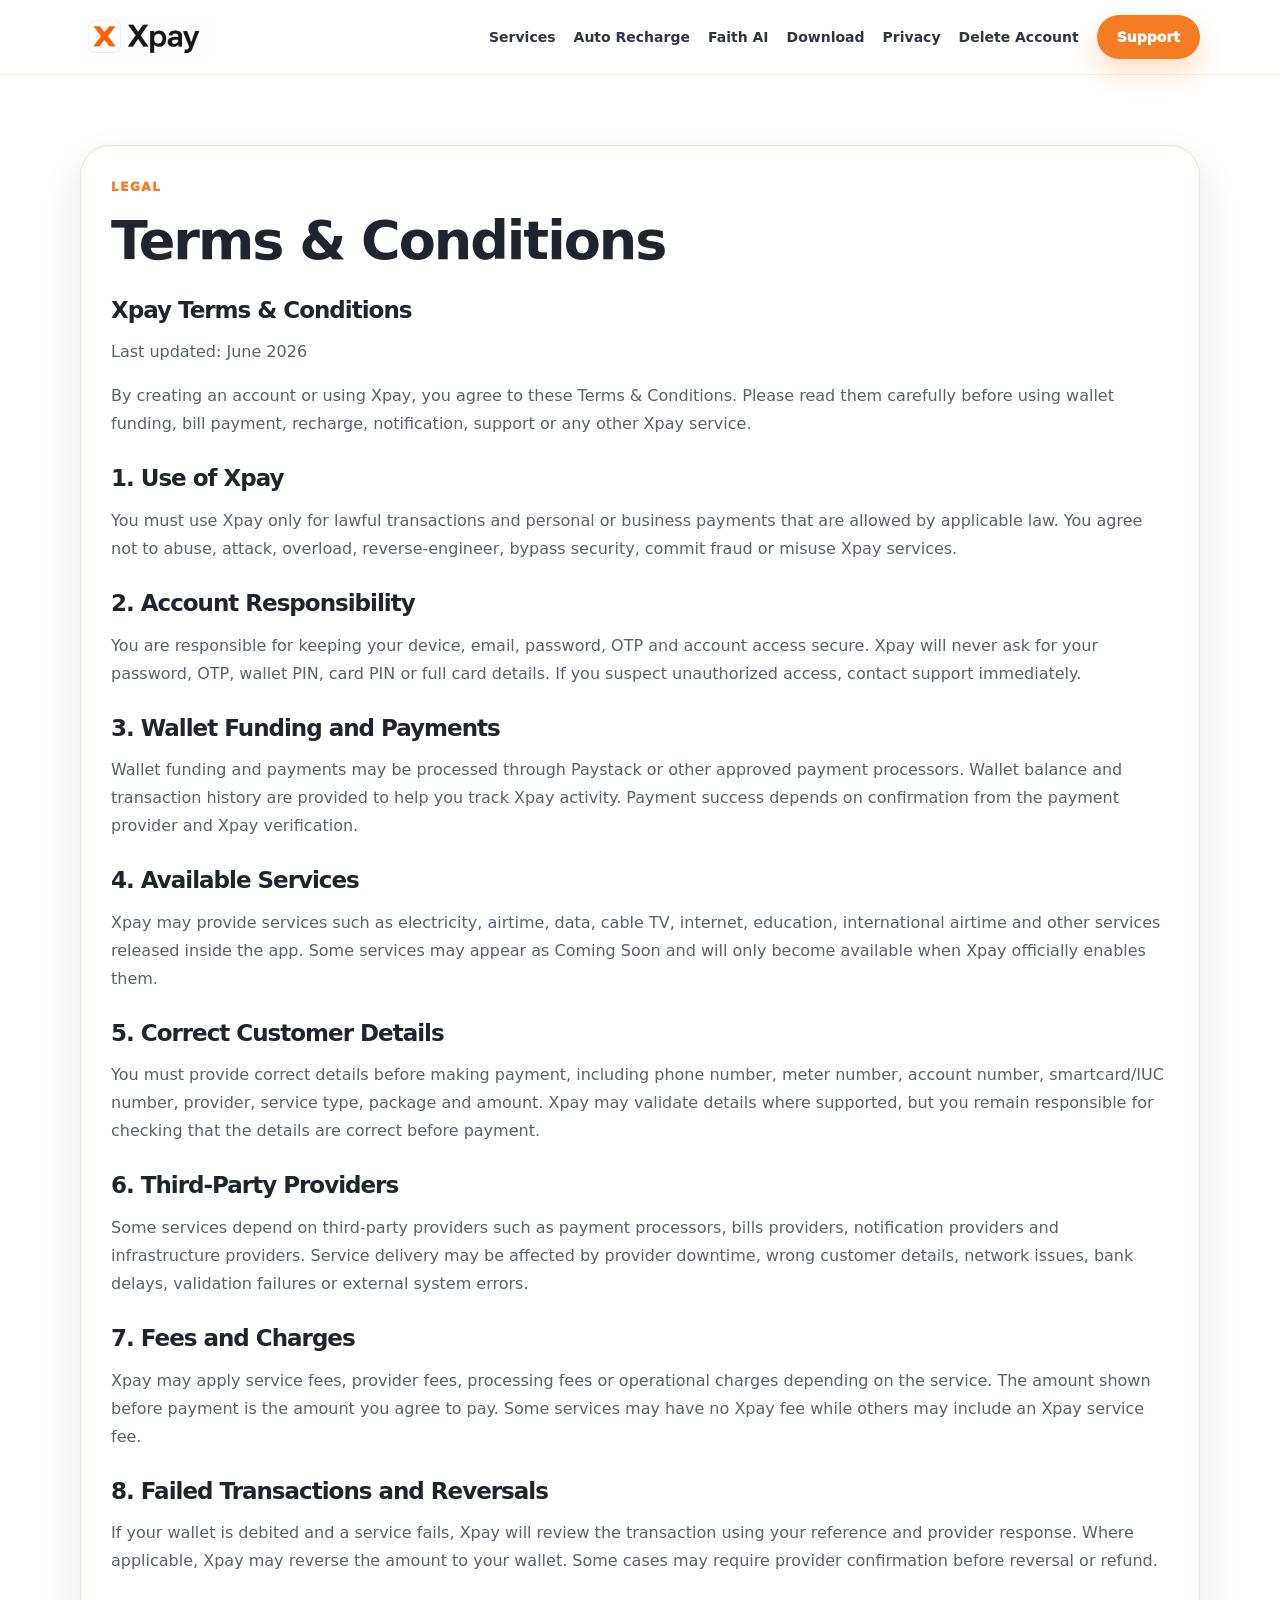
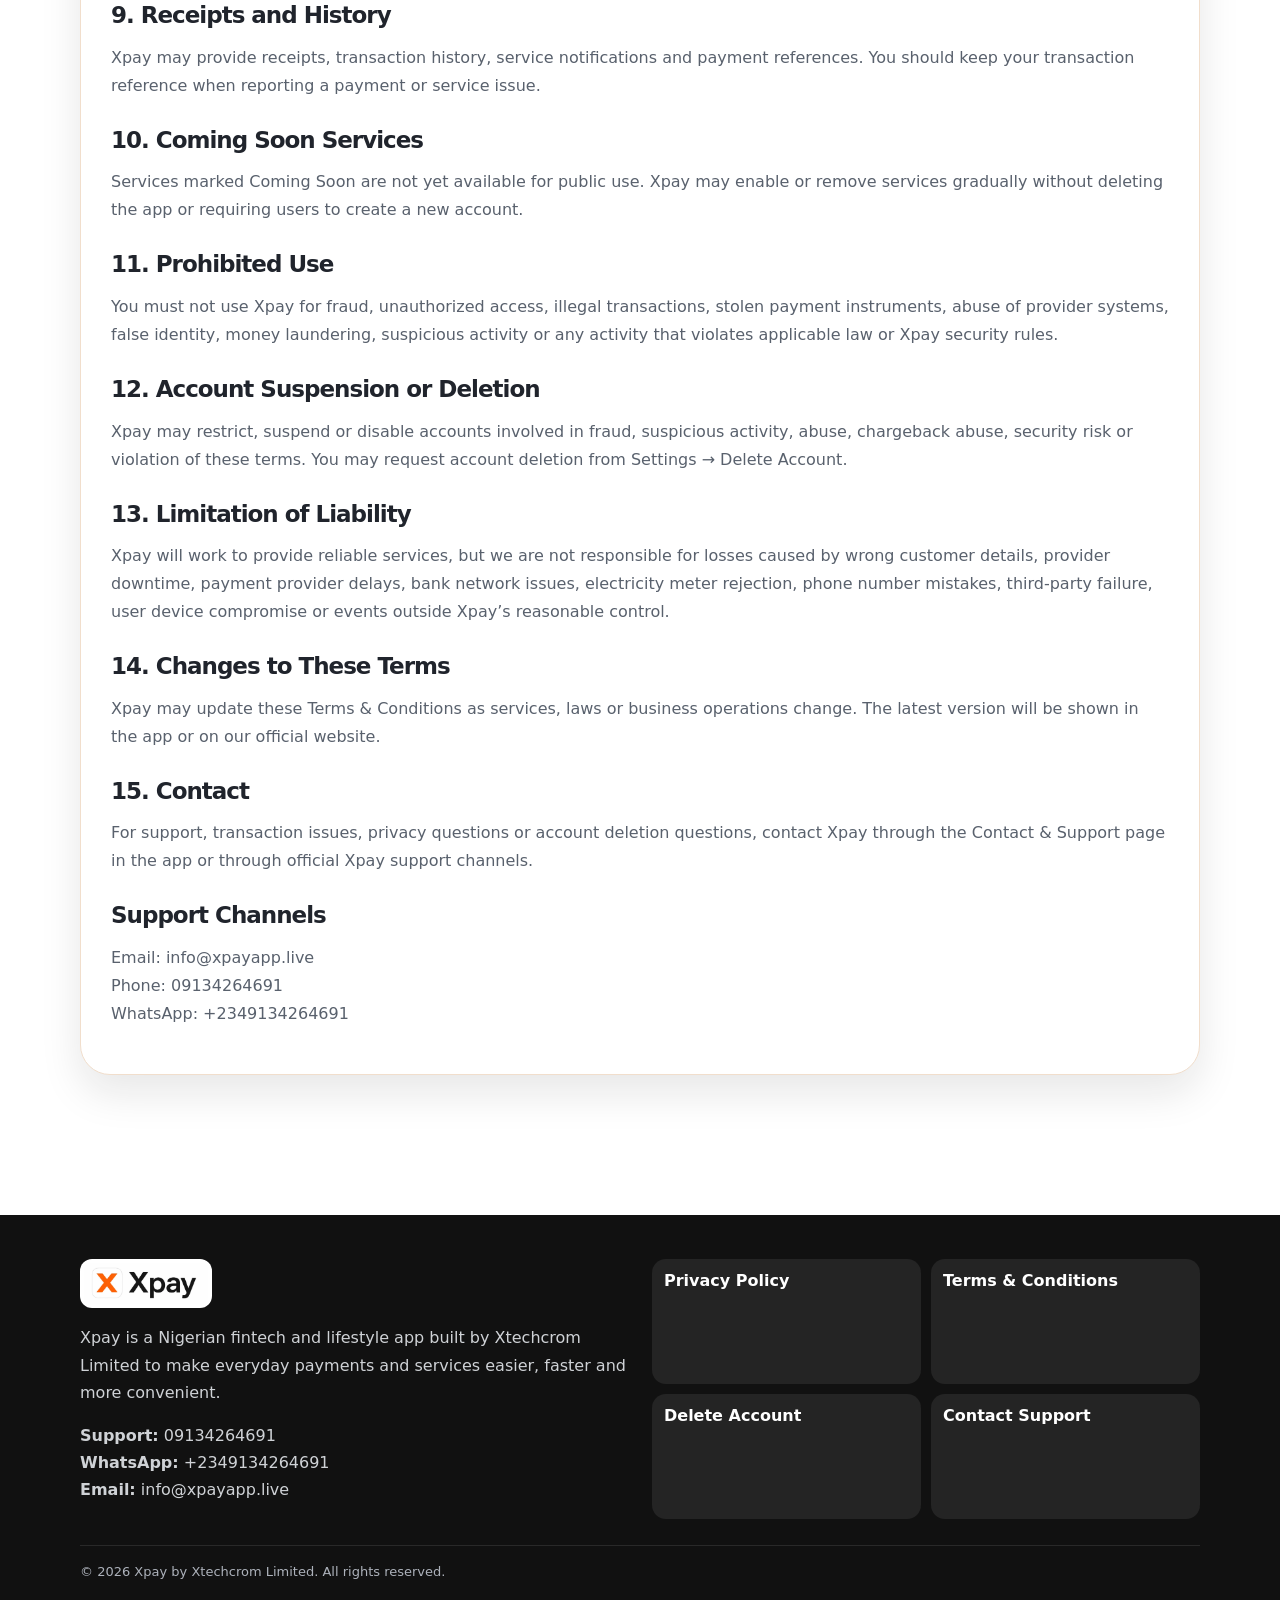
<file: terms.html>
<!doctype html><html lang="en"><head>
<meta charset="utf-8"><meta name="viewport" content="width=device-width,initial-scale=1">
<title>Terms &amp; Conditions - Xpay</title><meta name="description" content="Xpay terms and conditions.">
<link rel="icon" href="assets/images/favicon.png"><link rel="stylesheet" href="assets/css/style.css">
</head><body>
<header class="nav">
  <div class="container nav-inner">
    <a class="brand" href="index.html" aria-label="Xpay home"><img src="assets/images/xpay-logo.webp" alt="Xpay logo"></a>
    <button class="menu-btn" aria-label="Open menu">Menu</button>
    <nav class="nav-links">
      <a href="index.html#services">Services</a>
      <a href="index.html#auto-recharge">Auto Recharge</a>
      <a href="index.html#faith-ai">Faith AI</a>
      <a href="index.html#download">Download</a>
      <a href="privacy-policy.html">Privacy</a>
      <a href="delete-account.html">Delete Account</a>
      <a class="btn" href="index.html#support">Support</a>
    </nav>
  </div>
</header>
<main class="legal-page"><div class="container"><article class="legal-card">
<span class="eyebrow">Legal</span><h1>Terms &amp; Conditions</h1><h2>Xpay Terms &amp; Conditions</h2><p>Last updated: June 2026</p><p>By creating an account or using Xpay, you agree to these Terms &amp; Conditions. Please read them carefully before using wallet funding, bill payment, recharge, notification, support or any other Xpay service.</p><h2>1. Use of Xpay</h2><p>You must use Xpay only for lawful transactions and personal or business payments that are allowed by applicable law. You agree not to abuse, attack, overload, reverse-engineer, bypass security, commit fraud or misuse Xpay services.</p><h2>2. Account Responsibility</h2><p>You are responsible for keeping your device, email, password, OTP and account access secure. Xpay will never ask for your password, OTP, wallet PIN, card PIN or full card details. If you suspect unauthorized access, contact support immediately.</p><h2>3. Wallet Funding and Payments</h2><p>Wallet funding and payments may be processed through Paystack or other approved payment processors. Wallet balance and transaction history are provided to help you track Xpay activity. Payment success depends on confirmation from the payment provider and Xpay verification.</p><h2>4. Available Services</h2><p>Xpay may provide services such as electricity, airtime, data, cable TV, internet, education, international airtime and other services released inside the app. Some services may appear as Coming Soon and will only become available when Xpay officially enables them.</p><h2>5. Correct Customer Details</h2><p>You must provide correct details before making payment, including phone number, meter number, account number, smartcard/IUC number, provider, service type, package and amount. Xpay may validate details where supported, but you remain responsible for checking that the details are correct before payment.</p><h2>6. Third-Party Providers</h2><p>Some services depend on third-party providers such as payment processors, bills providers, notification providers and infrastructure providers. Service delivery may be affected by provider downtime, wrong customer details, network issues, bank delays, validation failures or external system errors.</p><h2>7. Fees and Charges</h2><p>Xpay may apply service fees, provider fees, processing fees or operational charges depending on the service. The amount shown before payment is the amount you agree to pay. Some services may have no Xpay fee while others may include an Xpay service fee.</p><h2>8. Failed Transactions and Reversals</h2><p>If your wallet is debited and a service fails, Xpay will review the transaction using your reference and provider response. Where applicable, Xpay may reverse the amount to your wallet. Some cases may require provider confirmation before reversal or refund.</p><h2>9. Receipts and History</h2><p>Xpay may provide receipts, transaction history, service notifications and payment references. You should keep your transaction reference when reporting a payment or service issue.</p><h2>10. Coming Soon Services</h2><p>Services marked Coming Soon are not yet available for public use. Xpay may enable or remove services gradually without deleting the app or requiring users to create a new account.</p><h2>11. Prohibited Use</h2><p>You must not use Xpay for fraud, unauthorized access, illegal transactions, stolen payment instruments, abuse of provider systems, false identity, money laundering, suspicious activity or any activity that violates applicable law or Xpay security rules.</p><h2>12. Account Suspension or Deletion</h2><p>Xpay may restrict, suspend or disable accounts involved in fraud, suspicious activity, abuse, chargeback abuse, security risk or violation of these terms. You may request account deletion from Settings → Delete Account.</p><h2>13. Limitation of Liability</h2><p>Xpay will work to provide reliable services, but we are not responsible for losses caused by wrong customer details, provider downtime, payment provider delays, bank network issues, electricity meter rejection, phone number mistakes, third-party failure, user device compromise or events outside Xpay’s reasonable control.</p><h2>14. Changes to These Terms</h2><p>Xpay may update these Terms &amp; Conditions as services, laws or business operations change. The latest version will be shown in the app or on our official website.</p><h2>15. Contact</h2><p>For support, transaction issues, privacy questions or account deletion questions, contact Xpay through the Contact &amp; Support page in the app or through official Xpay support channels.</p><h2>Support Channels</h2><p>Email: <a href="mailto:info@xpayapp.live">info@xpayapp.live</a><br>Phone: <a href="tel:09134264691">09134264691</a><br>WhatsApp: <a href="https://wa.me/2349134264691">+2349134264691</a></p></article></div></main>
<footer>
  <div class="container">
    <div class="footer-grid">
      <div>
        <img class="footer-logo" src="assets/images/xpay-logo.webp" alt="Xpay logo">
        <p>Xpay is a Nigerian fintech and lifestyle app built by Xtechcrom Limited to make everyday payments and services easier, faster and more convenient.</p>
        <p><b>Support:</b> 09134264691<br><b>WhatsApp:</b> +2349134264691<br><b>Email:</b> info@xpayapp.live</p>
      </div>
      <div class="footer-links">
        <a href="privacy-policy.html">Privacy Policy</a>
        <a href="terms.html">Terms & Conditions</a>
        <a href="delete-account.html">Delete Account</a>
        <a href="index.html#support">Contact Support</a>
      </div>
    </div>
    <div class="copyright">© 2026 Xpay by Xtechcrom Limited. All rights reserved.</div>
  </div>
</footer>
<script src="assets/js/main.js"></script>
</body></html>
</file>
<file: assets/css/style.css>
:root{
  --orange:#F57C22;
  --orange2:#ff8d2e;
  --dark:#101114;
  --text:#20242c;
  --muted:#656d78;
  --soft:#fff4ea;
  --soft2:#fffaf6;
  --line:#f1decc;
  --white:#fff;
  --shadow:0 18px 42px rgba(20,20,20,.10);
  --radius:26px;
}
*{box-sizing:border-box}
html{scroll-behavior:smooth}
body{
  margin:0;
  font-family:Inter,system-ui,-apple-system,BlinkMacSystemFont,"Segoe UI",Roboto,Arial,sans-serif;
  color:var(--text);
  background:#fff;
  overflow-x:hidden;
}
img{max-width:100%;display:block}
a{text-decoration:none;color:inherit}
.container{width:min(1120px,92%);margin:0 auto}
.nav{
  position:sticky;top:0;z-index:50;
  background:rgba(255,255,255,.92);
  backdrop-filter:blur(16px);
  border-bottom:1px solid rgba(245,124,34,.13);
}
.nav-inner{height:74px;display:flex;align-items:center;justify-content:space-between;gap:16px}
.brand img{width:132px;height:auto}
.nav-links{display:flex;align-items:center;gap:18px;font-weight:800;font-size:14px;color:#303541}
.nav-links a:hover{color:var(--orange)}
.menu-btn{display:none;border:0;background:var(--soft);color:var(--orange);padding:10px 13px;border-radius:14px;font-weight:900}
.btn{
  display:inline-flex;align-items:center;justify-content:center;gap:10px;
  border-radius:999px;border:0;background:var(--orange);color:#fff;
  padding:14px 20px;font-weight:950;box-shadow:0 14px 26px rgba(245,124,34,.24)
}
.btn.light{background:#fff;color:var(--orange);border:1px solid var(--line);box-shadow:none}
.hero{
  padding:70px 0 36px;
  background:
    radial-gradient(circle at 12% 14%, rgba(245,124,34,.15), transparent 32%),
    radial-gradient(circle at 94% 30%, rgba(245,124,34,.12), transparent 28%),
    linear-gradient(180deg,#fff 0%,#fff9f3 100%);
}
.hero-grid{display:grid;grid-template-columns:1.02fr .98fr;gap:26px;align-items:center}
.kicker{
  display:inline-flex;align-items:center;gap:8px;
  background:var(--soft);border:1px solid var(--line);color:#c75b08;
  padding:8px 12px;border-radius:999px;font-size:13px;font-weight:950
}
h1{font-size:clamp(40px,6.4vw,74px);line-height:.95;margin:18px 0 16px;letter-spacing:-2px}
.lead{font-size:18px;line-height:1.7;color:#545c68;margin:0 0 24px;max-width:650px}
.hero-actions{display:flex;gap:12px;flex-wrap:wrap;margin-bottom:24px}
.trust-row{display:grid;grid-template-columns:repeat(3,1fr);gap:10px;max-width:590px}
.trust-card{background:#fff;border:1px solid var(--line);border-radius:18px;padding:14px;box-shadow:0 10px 24px rgba(0,0,0,.04)}
.trust-card b{display:block;font-size:17px}.trust-card span{font-size:12px;color:var(--muted);font-weight:750}
.phone-stage{position:relative;min-height:520px;display:flex;align-items:center;justify-content:center}
.phone-pair{position:relative;width:min(560px,100%);height:500px}
.phone-shell{
  position:absolute;width:242px;height:488px;border-radius:36px;
  background:#101114;padding:10px;box-shadow:0 26px 40px rgba(0,0,0,.22);
}
.phone-shell:before{
  content:"";position:absolute;top:17px;left:50%;transform:translateX(-50%);
  width:82px;height:15px;border-radius:99px;background:#08090b;z-index:3;
}
.phone-shell.android:before{width:12px;height:12px;border-radius:50%;background:#08090b}
.phone-shell.android{left:50px;top:18px;transform:rotate(-7deg);z-index:2}
.phone-shell.ios{right:36px;top:46px;transform:rotate(8deg);z-index:3}
.phone-screen{
  width:100%;height:100%;border-radius:28px;overflow:hidden;background:#fff;
}
.phone-screen img{width:100%;height:100%;object-fit:cover;object-position:top center}
.phone-label{
  position:absolute;bottom:-18px;background:#fff;border:1px solid var(--line);
  padding:8px 12px;border-radius:999px;font-size:12px;font-weight:950;color:var(--orange);box-shadow:0 10px 22px rgba(0,0,0,.08)
}
.android .phone-label{left:36px}.ios .phone-label{right:40px}
.section{padding:74px 0}
.section.alt{background:#fffaf6}
.section-title{max-width:820px;margin:0 auto 34px;text-align:center}
.eyebrow{color:var(--orange);font-weight:950;text-transform:uppercase;letter-spacing:.13em;font-size:12px}
h2{font-size:clamp(30px,4.3vw,50px);line-height:1.07;margin:8px 0 12px;letter-spacing:-1px}
.section-title p,.section-text{font-size:16px;color:#5e6672;line-height:1.72}
.cards{display:grid;grid-template-columns:repeat(3,1fr);gap:18px}
.card{background:#fff;border:1px solid var(--line);border-radius:var(--radius);padding:22px;box-shadow:0 16px 36px rgba(20,20,20,.06)}
.card-icon{width:50px;height:50px;border-radius:18px;background:var(--soft);display:flex;align-items:center;justify-content:center;font-size:24px;margin-bottom:14px}
.card h3{margin:0 0 8px;font-size:20px}.card p{margin:0;color:#5e6670;line-height:1.62}
.service-grid{display:grid;grid-template-columns:repeat(2,1fr);gap:18px}
.service-card{background:#fff;border:1px solid var(--line);border-radius:28px;padding:20px;box-shadow:0 14px 30px rgba(0,0,0,.055)}
.service-head{display:flex;gap:12px;align-items:flex-start;margin-bottom:14px}
.service-head .icon{width:50px;height:50px;min-width:50px;border-radius:18px;background:var(--soft);display:flex;align-items:center;justify-content:center;font-size:24px}
.service-head h3{margin:0;font-size:20px}.service-head p{margin:4px 0 0;color:var(--muted);font-size:13px;line-height:1.45}
.provider-list{display:grid;grid-template-columns:repeat(3,1fr);gap:10px}
.provider{background:#fffaf6;border:1px solid #f1ddc9;border-radius:16px;padding:12px 10px;text-align:center;font-weight:950;font-size:13px;color:#2b2f38}
.feature-grid{display:grid;grid-template-columns:1fr .9fr;gap:28px;align-items:center}
.feature-box{background:linear-gradient(135deg,#111 0%,#2b211a 100%);color:#fff;border-radius:34px;padding:30px;position:relative;overflow:hidden}
.feature-box:before{content:"";position:absolute;right:-80px;bottom:-90px;width:230px;height:230px;background:rgba(245,124,34,.38);border-radius:50%}
.feature-box h2{color:#fff}.feature-box p{color:#f6e5d8;line-height:1.7}
.step-list{display:grid;gap:12px;margin-top:18px;position:relative;z-index:1}
.step{display:flex;gap:12px;align-items:flex-start;background:rgba(255,255,255,.08);border:1px solid rgba(255,255,255,.13);border-radius:18px;padding:14px}
.step b{display:flex;align-items:center;justify-content:center;min-width:32px;height:32px;border-radius:999px;background:var(--orange);color:#fff}
.mock-ad,.promo-card{border-radius:30px;overflow:hidden;box-shadow:var(--shadow);background:#fff;padding:10px}
.mock-ad img,.promo-card img{border-radius:22px;width:100%;height:auto}
.promo-grid{display:grid;grid-template-columns:1fr 1fr;gap:22px;align-items:center}
.promo-card.small{max-width:430px;margin:auto}
.download{border-radius:38px;background:linear-gradient(135deg,var(--orange),#ff9c3d);padding:34px;color:#fff;display:grid;grid-template-columns:1.1fr .9fr;gap:24px;align-items:center;box-shadow:0 20px 50px rgba(245,124,34,.26)}
.download h2{color:#fff}.download p{color:#fff7ef;line-height:1.65}
.store-buttons{display:grid;gap:12px}
.store{background:#fff;color:#111;border-radius:18px;padding:15px 16px;font-weight:950;display:flex;align-items:center;justify-content:space-between}
.store span{display:block;color:var(--orange);font-size:12px;font-weight:950}
.blog-card{background:linear-gradient(180deg,#fff,#fff8f1);border:1px solid var(--line);border-radius:34px;padding:30px;box-shadow:var(--shadow)}
.blog-card h3{font-size:28px;margin:0 0 12px}.blog-card p{color:#59616d;line-height:1.75}
.support-grid{display:grid;grid-template-columns:repeat(4,1fr);gap:16px}
.support{background:#fff;border:1px solid var(--line);border-radius:24px;padding:20px;font-weight:950;box-shadow:0 12px 28px rgba(0,0,0,.045)}
.support span{display:block;color:var(--muted);font-weight:750;margin-top:6px;line-height:1.45}
footer{background:#111;color:#fff;padding:44px 0 26px;margin-top:70px}
.footer-grid{display:grid;grid-template-columns:1fr 1fr;gap:24px}
.footer-logo{width:132px;background:#fff;border-radius:12px;padding:4px;margin-bottom:14px}
footer p{color:#cfd2d6;line-height:1.7}.footer-links{display:grid;grid-template-columns:repeat(2,1fr);gap:10px}
.footer-links a{color:#fff;background:rgba(255,255,255,.08);border-radius:14px;padding:12px;font-weight:850}
.copyright{border-top:1px solid rgba(255,255,255,.1);margin-top:26px;padding-top:18px;color:#adb2bb;font-size:13px}
.legal-page{padding:70px 0}.legal-card{background:#fff;border:1px solid var(--line);box-shadow:var(--shadow);border-radius:30px;padding:30px}.legal-card h1{font-size:clamp(34px,5vw,54px);line-height:1.05}.legal-card h2{font-size:23px;margin-top:28px}.legal-card p,.legal-card li{color:#59616d;line-height:1.75}.legal-card ul{padding-left:20px}
.delete-steps{display:grid;gap:12px}.delete-step{padding:16px;border-radius:18px;background:var(--soft);font-weight:850}
.reveal{opacity:0;transform:translateY(16px);transition:.55s ease}.reveal.show{opacity:1;transform:none}
@media (max-width:920px){
  .nav-links{position:fixed;top:74px;left:4%;right:4%;background:#fff;border:1px solid var(--line);border-radius:22px;padding:16px;box-shadow:var(--shadow);display:none;flex-direction:column;align-items:stretch}
  .nav-links.show{display:flex}.menu-btn{display:inline-flex}
  .hero{padding-top:44px}.hero-grid,.feature-grid,.download,.footer-grid,.promo-grid{grid-template-columns:1fr}
  .phone-stage{min-height:420px}.phone-pair{height:410px}
  .phone-shell{width:198px;height:398px}.phone-shell.android{left:7%;top:10px}.phone-shell.ios{right:7%;top:30px}
  .cards,.service-grid{grid-template-columns:1fr}.support-grid{grid-template-columns:1fr 1fr}
  .provider-list{grid-template-columns:repeat(2,1fr)}
  h1{letter-spacing:-1px}
}
@media (max-width:540px){
  .container{width:91%}.brand img{width:112px}.hero-actions .btn{width:100%}
  .phone-stage{min-height:350px}.phone-pair{height:340px}
  .phone-shell{width:160px;height:322px;border-radius:28px;padding:7px}.phone-shell:before{height:11px;width:62px;top:12px}.phone-shell.android:before{width:9px;height:9px}
  .phone-shell.android{left:0;top:0}.phone-shell.ios{right:0;top:30px}
  .phone-screen{border-radius:22px}.phone-label{font-size:10px;padding:6px 9px;bottom:-13px}
  .trust-row{grid-template-columns:1fr}.provider-list{grid-template-columns:1fr 1fr}
  .section{padding:58px 0}.download{padding:25px;border-radius:28px}.support-grid{grid-template-columns:1fr}.legal-card{padding:22px;border-radius:24px}
}
</file>
